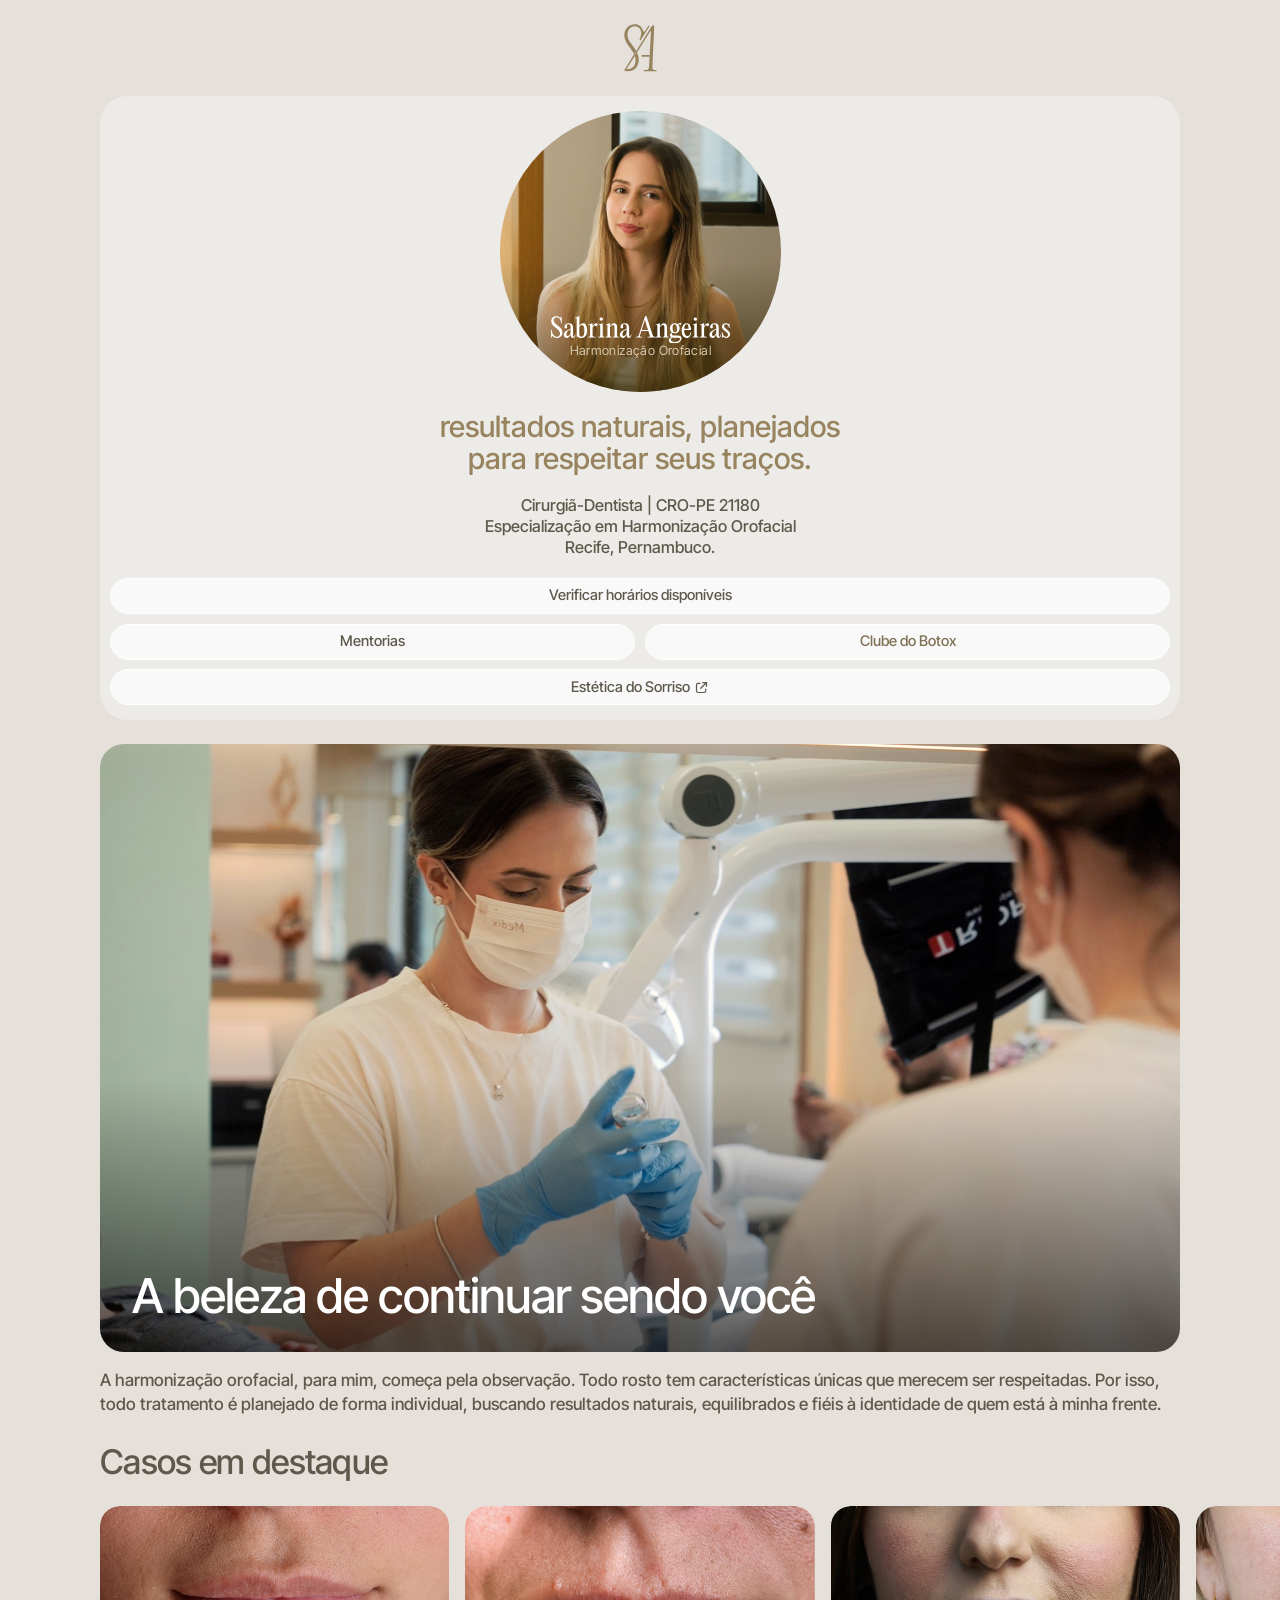
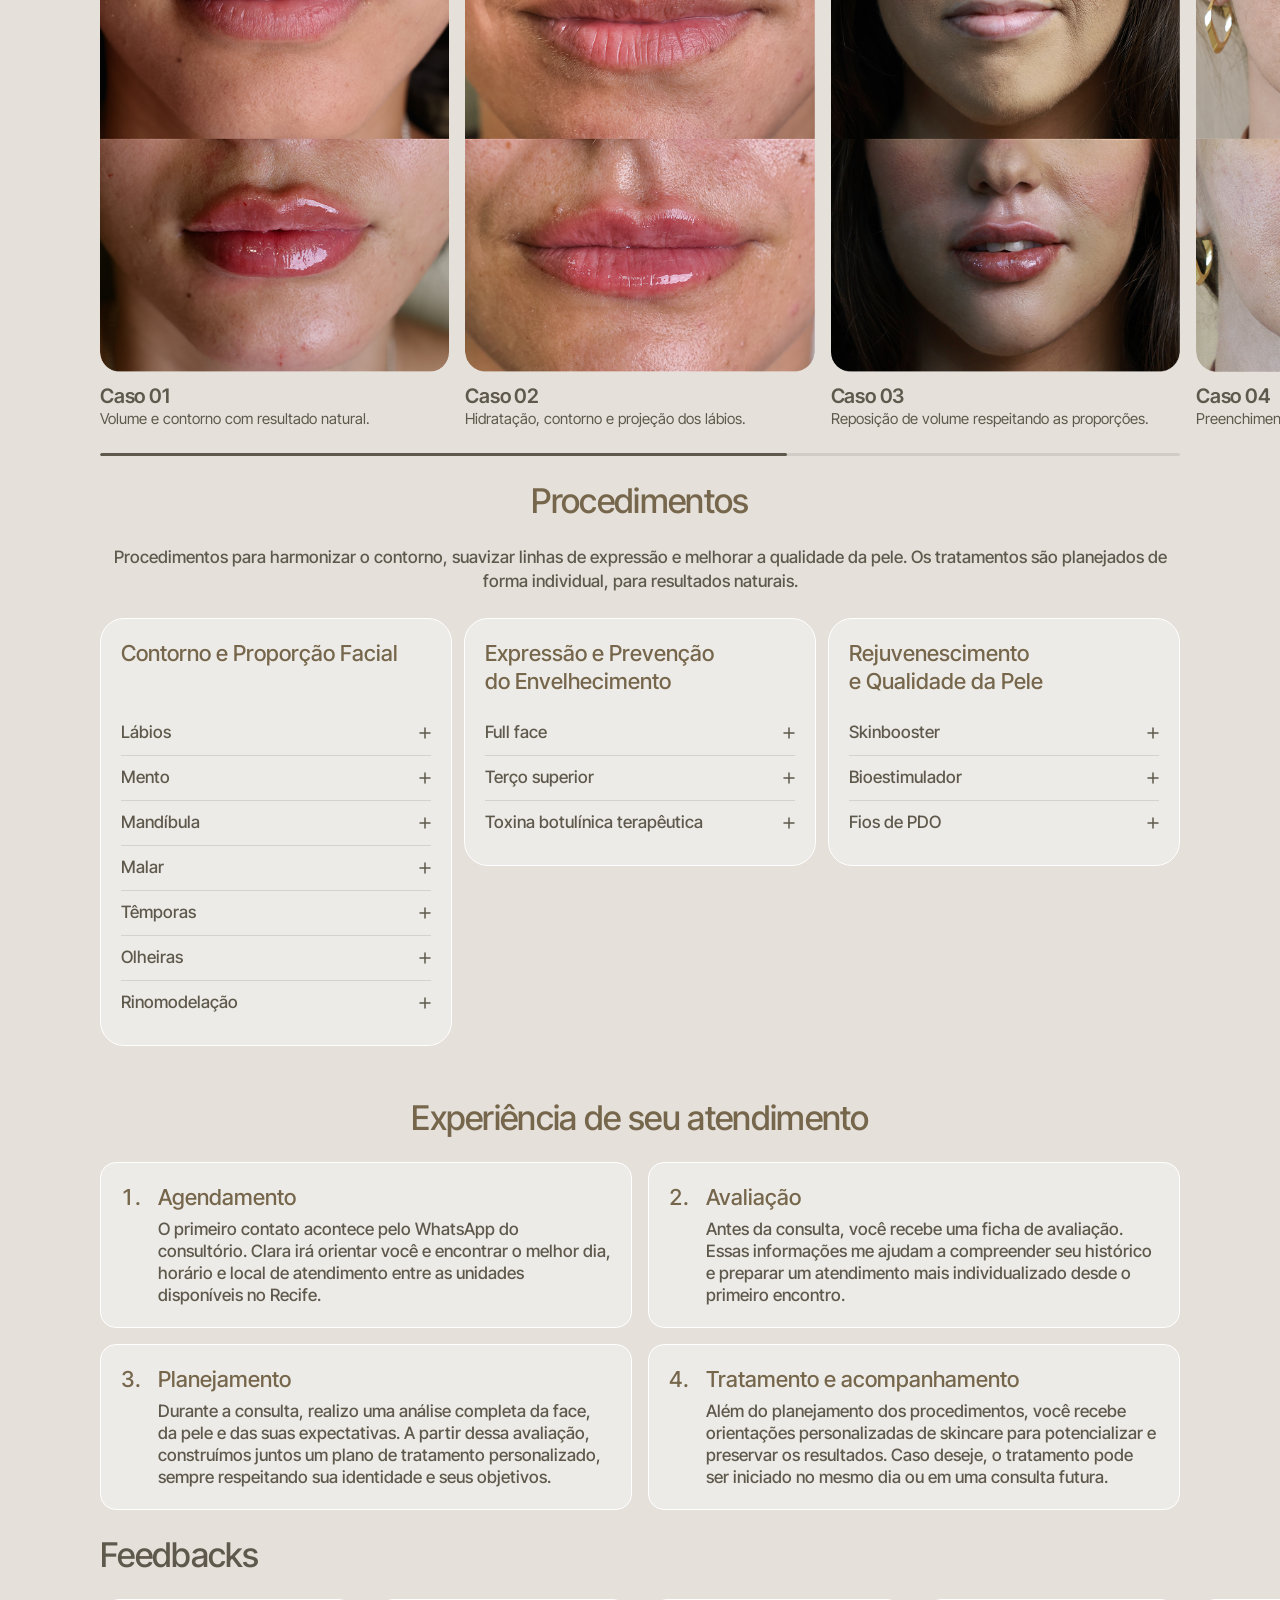
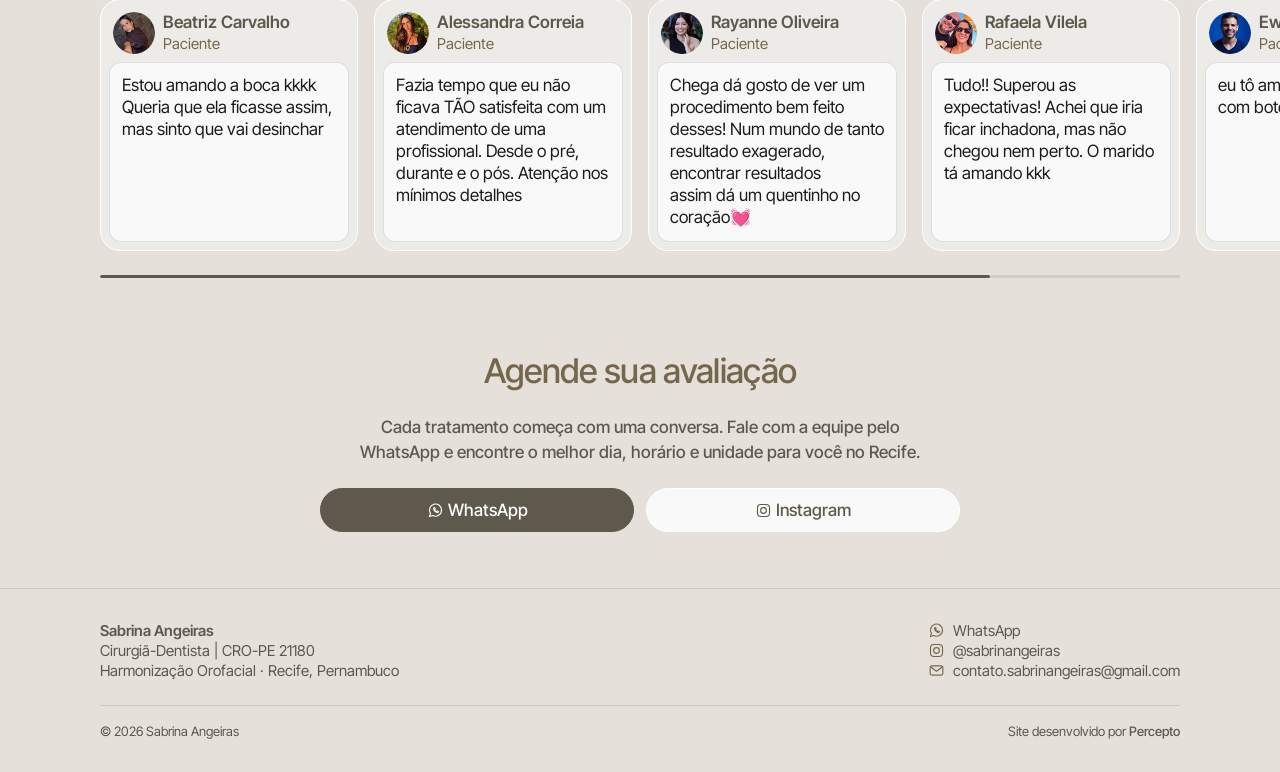
<file: index.html>
<!DOCTYPE html>
<html lang="pt-BR">
<head>
  <meta charset="UTF-8">
  <meta name="viewport" content="width=device-width, initial-scale=1">
  <title>Sabrina Angeiras – Harmonização Orofacial</title>
  <link rel="preload" href="fonts/InterTight-VariableFont_wght.woff2" as="font" type="font/woff2" crossorigin>
  <link rel="stylesheet" href="css/style.css">
</head>
<body>
  <!-- Símbolo da marca: definido uma vez, reutilizado com <use>. Ícones ficam em icones/ -->
  <svg class="sprite" aria-hidden="true" focusable="false">
    <symbol id="simbolo" viewBox="0 0 34 49" fill="currentColor">
      <path d="M29.2819 42.9349L31.189 1.44683L29.0094 1.44683L12.6061 27.6087L10.4374 31.0676L2.41859 43.8569L4.119 43.8357L11.1117 32.6926L13.3857 29.0665L27.0701 7.24547L27.8106 7.26669L26.4484 31.6986L26.3939 33.4849L25.849 42.9349C25.6856 46.4499 25.0317 47.2566 20.4546 47.2566L20.0732 48.4667H25.6321H29.2819H33.2596L33.75 47.2566C29.7178 47.2566 29.1184 46.5651 29.2819 42.9349Z" fill-rule="evenodd" clip-rule="evenodd"/>
      <path d="M26.3939 33.4849L26.4484 31.6986H18.275L18.275 33.4849H26.3939Z"/>
      <path d="M2.41859 43.8569L1.19254 45.801C1.65101 45.9692 2.13503 46.0955 2.64366 46.1758L4.119 43.8357L2.41859 43.8569Z"/>
      <path d="M4.47737 21.9019L6.53403 24.8459C8.07741 26.9652 9.45914 28.991 10.4374 31.0676L12.6061 27.6087C11.6226 25.8934 10.5227 24.3659 9.59881 23.0829L9.59786 23.0816L9.5968 23.0801L9.59501 23.0776L9.59215 23.0736C9.47777 22.9148 9.36611 22.7597 9.25771 22.6084L7.36781 19.9589L7.31961 19.8923C5.49958 17.3805 3.58801 14.7424 3.58801 10.7736C3.58801 6.23983 6.32212 1.9491 11.6479 2.05935L11.65 2.05895C12.1323 2.05508 12.5515 2.14145 12.9467 2.25684C17.7573 3.93412 19.352 8.81734 15.9542 15.9925L16.9169 16.8367L26.6537 1.44785L25.1643 1.44785C24.0929 3.16863 21.5569 7.23233 21.3181 7.52956C20.7207 8.17277 20.1211 7.69757 19.8169 6.96612C18.4561 3.36504 16.9059 1.32415 13.626 0.292425C12.7491 0.0560602 12.2556 0.014367 11.5259 0C4.02193 0 0.308476 5.65103 0.308476 11.4801C0.308476 15.8373 2.30955 18.899 4.47737 21.9019Z"/>
      <path d="M11.9258 37.2107C11.9258 41.5089 9.64681 46.2782 3.9771 46.2782C3.51563 46.2782 3.07096 46.2432 2.64366 46.1758L1.38133 48.178C2.20282 48.3965 3.08403 48.5156 4.03269 48.5156C11.5923 48.5156 15.2609 42.3332 15.2609 36.2686C15.2609 33.6841 14.4659 31.2505 13.3857 29.0665L11.1117 32.6926C11.6284 34.1417 11.9258 35.6322 11.9258 37.2107Z"/>
      <path d="M0 47.6966C0.441051 47.8885 0.900978 48.0502 1.38133 48.178L2.64366 46.1758C2.13503 46.0955 1.65101 45.9692 1.19254 45.801L0 47.6966Z"/>
    </symbol>
  </svg>
  <a class="skip-link" href="#conteudo">Pular para o conteúdo</a>

  <header class="site-header">
    <div class="container site-header__inner">
      <a class="site-logo" href="index.html">
        <svg class="site-logo__symbol" width="18" height="26" aria-hidden="true" focusable="false"><use href="#simbolo"/></svg>
        <span class="site-logo__text">
          <span class="site-logo__name">Sabrina Angeiras</span>
          <span class="site-logo__tagline">Harmonização Orofacial</span>
        </span>
      </a>

      <nav class="site-nav" aria-label="Principal">
        <button class="site-nav__toggle" type="button" aria-expanded="false" aria-controls="menu-principal" aria-label="Abrir menu">
          <span class="site-nav__toggle-bar" aria-hidden="true"></span>
        </button>
        <ul class="site-nav__list" id="menu-principal">
          <li><a class="site-nav__link" href="index.html" aria-current="page">Início</a></li>
          <li><a class="site-nav__link" href="mentoria.html">Mentoria</a></li>
          <li><a class="site-nav__link" href="clube-do-botox.html">Clube do Botox</a></li>
        </ul>
      </nav>
    </div>
  </header>

  <main id="conteudo">
    <!-- Seção inicial (hero) -->
    <section class="hero container" aria-labelledby="hero-titulo">
      <svg class="hero__logo" width="33" height="48" role="img" aria-label="Sabrina Angeiras" focusable="false"><use href="#simbolo"/></svg>

      <div class="hero__frame">
        <div class="hero__card">

          <!-- Linha 1: foto + título -->
          <div class="hero__intro">
            <figure class="hero__photo">
              <img src="img/caixa%20inicial/foto%20de%20perfil%20sabrina%20angeiras.jpg" alt="Retrato de Sabrina Angeiras" width="344" height="344">
              <figcaption class="hero__name">
                <svg class="hero__name-title" width="220" height="34" viewBox="0 0 220 34" fill="currentColor" role="img" aria-label="Sabrina Angeiras">
                  <path d="M7.136 26.88C5.184 26.88 3.392 25.984 2.112 24.736C1.6 24.224 1.216 24.256 1.088 24.992L0.8 26.464H0L0.064 16.896H0.896C1.12 21.536 3.552 25.536 7.072 25.536C9.824 25.536 11.008 23.392 11.008 21.408C11.008 18.464 8.736 16.576 6.112 14.592C2.912 12.16 0.224 10.144 0.224 6.368C0.224 2.56 2.976 0.256001 6.592 0.256001C8.448 0.256001 9.728 0.832001 10.848 1.888C11.392 2.368 11.84 2.24 11.936 1.536L12.096 0.576H12.864L13.248 8.992H12.448C12.128 5.056 10.208 1.568 6.816 1.568C4.448 1.568 3.168 3.296 3.168 5.28C3.168 7.776 5.024 9.312 8 11.552C11.328 14.016 13.952 16.224 13.952 20.16C13.952 24.192 11.072 26.88 7.136 26.88Z"/>
                  <path d="M29.0835 22.752H29.8195C29.7235 25.184 28.9555 26.88 26.8435 26.88C25.0195 26.88 23.9315 25.664 23.9315 22.688V22.112C23.1955 25.12 21.4995 26.88 19.1955 26.88C16.9235 26.88 15.6435 25.184 15.6435 23.104C15.6435 19.072 20.2835 17.28 23.9315 15.648V13.792C23.9315 11.04 23.0355 10.08 21.4675 10.08C20.2195 10.08 19.3235 10.72 19.3235 11.776C19.3235 12.512 19.7715 12.928 19.7715 13.664C19.7715 14.528 19.2275 15.136 18.2035 15.136C17.0515 15.136 16.4435 14.336 16.4435 13.152C16.4435 10.784 18.7475 8.8 21.9795 8.8C25.0835 8.8 27.0035 10.56 27.0035 14.016V23.456C27.0035 25.024 27.3235 25.408 27.8355 25.408C28.5075 25.408 29.0195 24.768 29.0835 22.752ZM20.4435 24.448C21.7235 24.448 23.0995 23.264 23.9315 20.48V16.704C21.3395 18.048 18.7155 19.584 18.7155 22.24C18.7155 23.584 19.3235 24.448 20.4435 24.448Z"/>
                  <path d="M31.5872 24.704V4.672C31.5872 2.592 31.6513 2.176 29.7952 3.104L29.4433 2.432L31.9072 1.216L34.2752 0L34.7233 0.448V11.84H34.8512C36.0352 10.048 37.5392 8.832 39.5233 8.832C42.3713 8.832 44.2593 11.84 44.2593 17.12C44.2593 23.104 41.8592 26.848 37.4432 26.848C35.6192 26.848 33.3153 26.208 31.5872 24.704ZM34.7233 13.408V23.712C35.2353 24.512 36.1952 25.376 37.4432 25.376C39.6833 25.376 40.8993 22.528 40.8993 17.664C40.8993 13.152 39.7153 11.04 37.8913 11.04C36.6113 11.04 35.5233 12.096 34.7233 13.408Z"/>
                  <path d="M55.274 8.832C56.394 8.832 57.002 9.472 57.002 10.528C57.002 11.776 56.266 12.576 55.434 12.576C54.858 12.576 54.602 12.352 54.186 11.904C53.77 11.488 53.61 11.36 53.226 11.36C52.49 11.36 51.626 12.416 50.954 14.368V22.88C50.954 25.056 51.434 25.568 54.346 25.568V26.368H45.706V25.6C47.562 25.6 47.882 25.12 47.882 23.072V13.216C47.882 11.072 47.882 10.624 45.962 11.424L45.642 10.688L48.202 9.664L50.378 8.768L50.954 9.248V12.32H51.05C51.946 10.624 53.514 8.832 55.274 8.832Z"/>
                  <path d="M61.601 5.696C60.385 5.696 59.521 4.864 59.521 3.744C59.521 2.592 60.385 1.76 61.601 1.76C62.785 1.76 63.649 2.592 63.649 3.744C63.649 4.864 62.785 5.696 61.601 5.696ZM63.393 9.248V23.072C63.393 25.12 63.713 25.6 65.665 25.6V26.368H58.049V25.6C60.001 25.6 60.321 25.12 60.321 23.072V13.216C60.321 11.072 60.289 10.624 58.433 11.392L58.145 10.656L62.849 8.768L63.393 9.248Z"/>
                  <path d="M67.0498 26.368V25.6C68.9058 25.6 69.2258 25.12 69.2258 23.072V13.216C69.2258 11.072 69.2257 10.624 67.3057 11.424L66.9857 10.688L69.5458 9.664L71.7217 8.768L72.3298 9.248V12.192H72.4258C73.8658 10.208 75.3057 8.832 77.4818 8.832C79.7538 8.832 81.0017 10.464 81.0017 13.472V23.072C81.0017 25.12 81.2898 25.6 83.1138 25.6V26.368H75.9457V25.6C77.6417 25.6 77.8978 25.12 77.8978 23.072V13.664C77.8978 11.904 77.2258 11.072 76.0098 11.072C74.6978 11.072 73.5458 11.968 72.3298 13.536V23.072C72.3298 25.12 72.5858 25.6 74.2818 25.6V26.368H67.0498Z"/>
                  <path d="M97.8648 22.752H98.6008C98.5048 25.184 97.7367 26.88 95.6247 26.88C93.8008 26.88 92.7128 25.664 92.7128 22.688V22.112C91.9768 25.12 90.2808 26.88 87.9768 26.88C85.7048 26.88 84.4248 25.184 84.4248 23.104C84.4248 19.072 89.0648 17.28 92.7128 15.648V13.792C92.7128 11.04 91.8167 10.08 90.2487 10.08C89.0007 10.08 88.1048 10.72 88.1048 11.776C88.1048 12.512 88.5527 12.928 88.5527 13.664C88.5527 14.528 88.0088 15.136 86.9847 15.136C85.8327 15.136 85.2247 14.336 85.2247 13.152C85.2247 10.784 87.5287 8.8 90.7607 8.8C93.8647 8.8 95.7848 10.56 95.7848 14.016V23.456C95.7848 25.024 96.1048 25.408 96.6168 25.408C97.2887 25.408 97.8008 24.768 97.8648 22.752ZM89.2247 24.448C90.5047 24.448 91.8808 23.264 92.7128 20.48V16.704C90.1208 18.048 87.4967 19.584 87.4967 22.24C87.4967 23.584 88.1047 24.448 89.2247 24.448Z"/>
                  <path d="M117.058 0.384001L124.61 23.232C125.282 25.184 125.986 25.6 128.066 25.6V26.368H118.338V25.6C121.442 25.6 121.474 25.088 120.898 23.2L119.362 18.272H110.786L109.218 23.232C108.61 25.088 108.642 25.6 111.682 25.6V26.368H104.45V25.6C106.466 25.6 107.17 25.184 107.81 23.232L115.298 0.384001H117.058ZM115.042 4.992L111.202 17.024H118.946L115.17 4.992H115.042Z"/>
                  <path d="M128.237 26.368V25.6C130.093 25.6 130.413 25.12 130.413 23.072V13.216C130.413 11.072 130.413 10.624 128.493 11.424L128.173 10.688L130.733 9.664L132.909 8.768L133.517 9.248V12.192H133.613C135.053 10.208 136.493 8.832 138.669 8.832C140.941 8.832 142.189 10.464 142.189 13.472V23.072C142.189 25.12 142.477 25.6 144.301 25.6V26.368H137.133V25.6C138.829 25.6 139.085 25.12 139.085 23.072V13.664C139.085 11.904 138.413 11.072 137.197 11.072C135.885 11.072 134.733 11.968 133.517 13.536V23.072C133.517 25.12 133.773 25.6 135.469 25.6V26.368H128.237Z"/>
                  <path d="M151.511 23.808H155.223C158.551 23.808 160.055 24.768 160.055 27.2C160.055 30.752 156.215 33.92 150.839 33.92C147.415 33.92 144.439 32.672 144.439 30.048C144.439 28.224 145.783 27.008 147.799 26.112C146.487 25.6 145.911 24.704 145.911 23.616C145.911 22.144 146.935 21.088 148.375 20.192C146.807 19.136 145.911 17.312 145.911 15.104C145.911 11.52 148.215 8.864 151.895 8.864C153.111 8.864 154.167 9.152 155.063 9.696C156.343 8.96 157.719 8.64 158.711 8.64C159.639 8.64 159.895 9.088 159.895 9.6C159.895 10.208 159.511 10.688 158.743 10.688C157.527 10.688 156.663 10.048 155.735 10.176C157.015 11.264 157.751 12.928 157.751 15.008C157.751 18.656 155.447 21.184 151.863 21.184C150.871 21.184 149.975 20.992 149.207 20.64C148.567 21.152 148.151 21.664 148.151 22.304C148.151 23.136 148.407 23.808 151.511 23.808ZM151.479 10.08C149.719 10.08 149.047 11.968 149.047 13.984C149.047 16.672 149.911 19.936 152.247 19.936C153.911 19.936 154.647 18.336 154.647 16.192C154.647 13.408 153.687 10.08 151.479 10.08ZM151.607 32C155.671 32 158.263 29.984 158.263 28.192C158.263 26.944 157.399 26.656 155.127 26.656H151.159C150.263 26.656 149.495 26.592 148.855 26.432C147.767 27.296 146.999 28.256 146.999 29.28C146.999 30.624 148.247 32 151.607 32Z"/>
                  <path d="M171.216 19.52H171.984C171.312 24.672 169.136 26.88 166.128 26.88C162.512 26.88 160.24 23.456 160.24 18.176C160.24 13.12 162.48 8.832 166.288 8.832C170.032 8.832 171.792 12.352 171.792 17.024H163.344V17.088C163.344 21.44 164.688 24.512 167.344 24.512C168.784 24.512 170.448 23.392 171.216 19.52ZM166.288 10.176C164.368 10.176 163.568 12.512 163.376 15.712H168.72C168.72 12.64 168.176 10.176 166.288 10.176Z"/>
                  <path d="M177.007 5.696C175.791 5.696 174.927 4.864 174.927 3.744C174.927 2.592 175.791 1.76 177.007 1.76C178.191 1.76 179.055 2.592 179.055 3.744C179.055 4.864 178.191 5.696 177.007 5.696ZM178.799 9.248V23.072C178.799 25.12 179.119 25.6 181.071 25.6V26.368H173.455V25.6C175.407 25.6 175.727 25.12 175.727 23.072V13.216C175.727 11.072 175.695 10.624 173.839 11.392L173.551 10.656L178.255 8.768L178.799 9.248Z"/>
                  <path d="M192.024 8.832C193.144 8.832 193.752 9.472 193.752 10.528C193.752 11.776 193.016 12.576 192.184 12.576C191.608 12.576 191.352 12.352 190.936 11.904C190.52 11.488 190.36 11.36 189.976 11.36C189.24 11.36 188.376 12.416 187.704 14.368V22.88C187.704 25.056 188.184 25.568 191.096 25.568V26.368H182.456V25.6C184.312 25.6 184.632 25.12 184.632 23.072V13.216C184.632 11.072 184.632 10.624 182.712 11.424L182.392 10.688L184.952 9.664L187.128 8.768L187.704 9.248V12.32H187.8C188.696 10.624 190.264 8.832 192.024 8.832Z"/>
                  <path d="M207.802 22.752H208.538C208.442 25.184 207.674 26.88 205.562 26.88C203.738 26.88 202.65 25.664 202.65 22.688V22.112C201.914 25.12 200.218 26.88 197.914 26.88C195.642 26.88 194.362 25.184 194.362 23.104C194.362 19.072 199.002 17.28 202.65 15.648V13.792C202.65 11.04 201.754 10.08 200.186 10.08C198.938 10.08 198.042 10.72 198.042 11.776C198.042 12.512 198.49 12.928 198.49 13.664C198.49 14.528 197.946 15.136 196.922 15.136C195.77 15.136 195.162 14.336 195.162 13.152C195.162 10.784 197.466 8.8 200.698 8.8C203.802 8.8 205.722 10.56 205.722 14.016V23.456C205.722 25.024 206.042 25.408 206.554 25.408C207.226 25.408 207.738 24.768 207.802 22.752ZM199.162 24.448C200.442 24.448 201.818 23.264 202.65 20.48V16.704C200.058 18.048 197.434 19.584 197.434 22.24C197.434 23.584 198.042 24.448 199.162 24.448Z"/>
                  <path d="M214.963 26.88C213.331 26.88 212.147 26.208 211.475 25.728C211.059 25.408 210.803 25.504 210.611 25.888L210.355 26.528H209.651L209.427 19.616H210.131C210.611 23.424 212.435 25.536 214.643 25.536C216.147 25.536 216.947 24.512 216.947 22.88C216.947 21.44 216.275 20.832 213.299 18.432C210.579 16.288 209.651 15.04 209.651 13.216C209.651 10.56 211.571 8.832 214.099 8.832C215.539 8.832 216.531 9.44 217.107 9.92C217.523 10.304 217.843 10.144 217.939 9.76L218.131 9.056H218.867L218.995 14.656H218.291C217.907 12.16 216.499 10.176 214.355 10.176C213.075 10.176 212.243 11.04 212.243 12.32C212.243 13.664 213.075 14.368 215.315 16.128C218.195 18.4 219.571 19.776 219.571 22.208C219.571 25.376 217.427 26.88 214.963 26.88Z"/>
                </svg>
                <span class="hero__name-subtitle">Harmonização Orofacial</span>
              </figcaption>
            </figure>

            <h1 class="hero__title" id="hero-titulo">
              resultados naturais, planejados para respeitar seus traços.
            </h1>
          </div>

          <!-- Linha 2: credenciais + botões -->
          <div class="hero__details">
            <p class="hero__credentials">
              Cirurgiã-Dentista | CRO-PE 21180<br>
              Especialização em Harmonização Orofacial<br>
              Recife, Pernambuco.
            </p>

            <div class="hero__actions">
              <a class="button" href="https://wa.me/5581994091079?text=Ol%C3%A1%2C%20Sabrina%21%20Gostaria%20de%20verificar%20os%20hor%C3%A1rios%20dispon%C3%ADveis." target="_blank" rel="noopener">
                Verificar horários disponíveis
                <span class="visually-hidden">(abre o WhatsApp em nova aba)</span>
              </a>

              <div class="hero__actions-row">
                <a class="button" href="mentoria.html">Mentorias</a>
                <a class="button button--muted" href="clube-do-botox.html">Clube do Botox</a>
              </div>

              <a class="button" href="https://www.viniciusbandeira.com.br" target="_blank" rel="noopener">
                Estética do Sorriso
                <span class="icon icon--link-externo button__icon" aria-hidden="true"></span>
                <span class="visually-hidden">(abre em nova aba)</span>
              </a>
            </div>
          </div>

        </div>
      </div>
    </section>

    <!-- Seção 2: vídeo (reprodução automática, mudo, sem controles visíveis) -->
    <section class="feature container" aria-labelledby="feature-titulo">
      <div class="feature__media">
        <video class="feature__video" autoplay muted loop playsinline preload="metadata"
               poster="img/video/bioestimulador-poster.jpg" aria-hidden="true">
          <!-- Arquivos originais, sem recompressão, hospedados no Cloudflare R2. -->
          <!-- 1º HEVC (H.265 Main 10): Safari, Chrome/Edge com decodificação por hardware -->
          <source src="https://pub-adeb6a40348a4bc6bd3f2b56c2596ab7.r2.dev/bioestimulador%20%E2%80%93%20ewerton%20(site).mp4" type='video/mp4; codecs="hvc1.2.4.L123.B0"'>
          <!-- 2º H.264: alternativa para navegadores sem HEVC (Firefox, parte do Android/Windows) -->
          <source src="https://pub-adeb6a40348a4bc6bd3f2b56c2596ab7.r2.dev/bioestimulador%20%E2%80%93%20ewerton%20(site)-h264.mp4" type='video/mp4; codecs="avc1.640028"'>
        </video>

        <!-- Toque/clique pausa ou retoma; visível só no foco por teclado -->
        <button class="feature__toggle" type="button" aria-label="Pausar vídeo"></button>

        <div class="feature__overlay">
          <h2 class="feature__title" id="feature-titulo">A beleza de continuar sendo você</h2>
        </div>
      </div>

      <p class="feature__text">
        A harmonização orofacial, para mim, começa pela observação. Todo rosto tem características únicas que merecem ser respeitadas. Por isso, todo tratamento é planejado de forma individual, buscando resultados naturais, equilibrados e fiéis à identidade de quem está à minha frente.
      </p>
    </section>

    <!-- Seção 3: casos em destaque (carrossel) -->
    <section class="carousel-section" aria-labelledby="cases-titulo">
      <div class="container">
        <h2 class="section-title" id="cases-titulo">Casos em destaque</h2>
      </div>

      <div class="carousel">
        <div class="carousel__viewport" tabindex="0" role="region" aria-roledescription="carrossel" aria-labelledby="cases-titulo">
          <ul class="carousel__track">
            <li class="case">
              <article>
                <div class="case__media"><img src="img/casos/caso-01.png" alt="" width="494" height="658" loading="lazy"></div>
                <h3 class="case__title">Caso 01</h3>
                <p class="case__meta">Volume e contorno com resultado natural.</p>
              </article>
            </li>
            <li class="case">
              <article>
                <div class="case__media"><img src="img/casos/caso-02.png" alt="" width="494" height="658" loading="lazy"></div>
                <h3 class="case__title">Caso 02</h3>
                <p class="case__meta">Hidratação, contorno e projeção dos lábios.</p>
              </article>
            </li>
            <li class="case">
              <article>
                <div class="case__media"><img src="img/casos/caso-03.png" alt="" width="494" height="658" loading="lazy"></div>
                <h3 class="case__title">Caso 03</h3>
                <p class="case__meta">Reposição de volume respeitando as proporções.</p>
              </article>
            </li>
            <li class="case">
              <article>
                <div class="case__media"><img src="img/casos/caso-04.png" alt="" width="494" height="658" loading="lazy"></div>
                <h3 class="case__title">Caso 04</h3>
                <p class="case__meta">Preenchimento labial com definição do contorno.</p>
              </article>
            </li>
            <li class="case">
              <article>
                <div class="case__media"><img src="img/casos/caso-05.png" alt="" width="494" height="658" loading="lazy"></div>
                <h3 class="case__title">Caso 05</h3>
                <p class="case__meta">Lábios mais simétricos e equilibrados.</p>
              </article>
            </li>
            <!-- Caso 06: escondido até a foto ser adicionada. Para mostrar, tirar o atributo hidden e o comentário da imagem. -->
            <li class="case" hidden>
              <article>
                <div class="case__media"><!-- <img src="img/casos/caso-06.png" alt="" width="494" height="658" loading="lazy"> --></div>
                <h3 class="case__title">Caso 06</h3>
                <p class="case__meta">Realce sutil do arco do cupido.</p>
              </article>
            </li>
          </ul>
        </div>

        <div class="container">
          <div class="carousel__progress" aria-hidden="true">
            <span class="carousel__progress-thumb"></span>
          </div>
        </div>
      </div>
    </section>

    <!-- Seção 4: procedimentos -->
    <section class="procedures" aria-labelledby="procedures-titulo">
      <header class="container procedures__head">
        <h2 class="section-title procedures__title" id="procedures-titulo">Procedimentos</h2>
        <p class="procedures__intro">
          Procedimentos para harmonizar o contorno, suavizar linhas de expressão e melhorar a qualidade da pele. Os tratamentos são planejados de forma individual, para resultados naturais.
        </p>
      </header>

      <div class="carousel carousel--grid">
        <div class="carousel__viewport" tabindex="0" role="region" aria-roledescription="carrossel" aria-labelledby="procedures-titulo">
          <ul class="carousel__track">
            <li>
            <article class="procedures__card">
              <h3 class="procedures__card-title">Contorno e Proporção Facial</h3>
              <ul class="procedures__list">
                  <li>
                    <details class="procedure">
                      <summary class="procedure__summary">
                        <span>Lábios</span>
                        <svg class="procedure__icon" viewBox="0 0 12 12" width="12" height="12" aria-hidden="true" focusable="false"><path d="M6 1v10M1 6h10" stroke="currentColor" stroke-width="1.5" stroke-linecap="round"/></svg>
                      </summary>
                      <p class="procedure__description">Volume, contorno e hidratação para lábios mais proporcionais e naturais.</p>
                    </details>
                  </li>
                  <li>
                    <details class="procedure">
                      <summary class="procedure__summary">
                        <span>Mento</span>
                        <svg class="procedure__icon" viewBox="0 0 12 12" width="12" height="12" aria-hidden="true" focusable="false"><path d="M6 1v10M1 6h10" stroke="currentColor" stroke-width="1.5" stroke-linecap="round"/></svg>
                      </summary>
                      <p class="procedure__description">Mais projeção e equilíbrio para um perfil facial harmonioso.</p>
                    </details>
                  </li>
                  <li>
                    <details class="procedure">
                      <summary class="procedure__summary">
                        <span>Mandíbula</span>
                        <svg class="procedure__icon" viewBox="0 0 12 12" width="12" height="12" aria-hidden="true" focusable="false"><path d="M6 1v10M1 6h10" stroke="currentColor" stroke-width="1.5" stroke-linecap="round"/></svg>
                      </summary>
                      <p class="procedure__description">Definição do contorno mandibular com proporção e naturalidade.</p>
                    </details>
                  </li>
                  <li>
                    <details class="procedure">
                      <summary class="procedure__summary">
                        <span>Malar</span>
                        <svg class="procedure__icon" viewBox="0 0 12 12" width="12" height="12" aria-hidden="true" focusable="false"><path d="M6 1v10M1 6h10" stroke="currentColor" stroke-width="1.5" stroke-linecap="round"/></svg>
                      </summary>
                      <p class="procedure__description">Realce das maçãs do rosto para sustentação e contornos mais elegantes.</p>
                    </details>
                  </li>
                  <li>
                    <details class="procedure">
                      <summary class="procedure__summary">
                        <span>Têmporas</span>
                        <svg class="procedure__icon" viewBox="0 0 12 12" width="12" height="12" aria-hidden="true" focusable="false"><path d="M6 1v10M1 6h10" stroke="currentColor" stroke-width="1.5" stroke-linecap="round"/></svg>
                      </summary>
                      <p class="procedure__description">Reposição de volume para devolver equilíbrio e suavidade à face.</p>
                    </details>
                  </li>
                  <li>
                    <details class="procedure">
                      <summary class="procedure__summary">
                        <span>Olheiras</span>
                        <svg class="procedure__icon" viewBox="0 0 12 12" width="12" height="12" aria-hidden="true" focusable="false"><path d="M6 1v10M1 6h10" stroke="currentColor" stroke-width="1.5" stroke-linecap="round"/></svg>
                      </summary>
                      <p class="procedure__description">Correção da perda de volume para um olhar mais descansado e iluminado.</p>
                    </details>
                  </li>
                  <li>
                    <details class="procedure">
                      <summary class="procedure__summary">
                        <span>Rinomodelação</span>
                        <svg class="procedure__icon" viewBox="0 0 12 12" width="12" height="12" aria-hidden="true" focusable="false"><path d="M6 1v10M1 6h10" stroke="currentColor" stroke-width="1.5" stroke-linecap="round"/></svg>
                      </summary>
                      <p class="procedure__description">Pequenos ajustes de contorno para um perfil mais equilibrado, sem cirurgia.</p>
                    </details>
                  </li>
            </ul>
          </article>
          </li>
          <li>
          <article class="procedures__card">
            <h3 class="procedures__card-title">Expressão e Prevenção do Envelhecimento</h3>
            <ul class="procedures__list">
                <li>
                  <details class="procedure">
                    <summary class="procedure__summary">
                      <span>Full face</span>
                      <svg class="procedure__icon" viewBox="0 0 12 12" width="12" height="12" aria-hidden="true" focusable="false"><path d="M6 1v10M1 6h10" stroke="currentColor" stroke-width="1.5" stroke-linecap="round"/></svg>
                    </summary>
                    <p class="procedure__description">Planejamento global para equilíbrio facial, preservando a naturalidade da expressão.</p>
                  </details>
                </li>
                <li>
                  <details class="procedure">
                    <summary class="procedure__summary">
                      <span>Terço superior</span>
                      <svg class="procedure__icon" viewBox="0 0 12 12" width="12" height="12" aria-hidden="true" focusable="false"><path d="M6 1v10M1 6h10" stroke="currentColor" stroke-width="1.5" stroke-linecap="round"/></svg>
                    </summary>
                    <p class="procedure__description">Suaviza linhas de expressão da testa, glabela e região dos olhos.</p>
                  </details>
                </li>
                <li>
                  <details class="procedure">
                    <summary class="procedure__summary">
                      <span>Toxina botulínica terapêutica</span>
                      <svg class="procedure__icon" viewBox="0 0 12 12" width="12" height="12" aria-hidden="true" focusable="false"><path d="M6 1v10M1 6h10" stroke="currentColor" stroke-width="1.5" stroke-linecap="round"/></svg>
                    </summary>
                    <p class="procedure__description">Tratamento indicado para condições como bruxismo e sorriso gengival, proporcionando conforto, função e bem-estar.</p>
                  </details>
                </li>
            </ul>
          </article>
          </li>
          <li>
          <article class="procedures__card">
            <h3 class="procedures__card-title">Rejuvenescimento e Qualidade da Pele</h3>
            <ul class="procedures__list">
                <li>
                  <details class="procedure">
                    <summary class="procedure__summary">
                      <span>Skinbooster</span>
                      <svg class="procedure__icon" viewBox="0 0 12 12" width="12" height="12" aria-hidden="true" focusable="false"><path d="M6 1v10M1 6h10" stroke="currentColor" stroke-width="1.5" stroke-linecap="round"/></svg>
                    </summary>
                    <p class="procedure__description">Promove hidratação profunda da pele, melhorando textura, viço e elasticidade sem alterar os traços naturais da face.</p>
                  </details>
                </li>
                <li>
                  <details class="procedure">
                    <summary class="procedure__summary">
                      <span>Bioestimulador</span>
                      <svg class="procedure__icon" viewBox="0 0 12 12" width="12" height="12" aria-hidden="true" focusable="false"><path d="M6 1v10M1 6h10" stroke="currentColor" stroke-width="1.5" stroke-linecap="round"/></svg>
                    </summary>
                    <p class="procedure__description">Estimula a produção natural de colágeno, promovendo firmeza, sustentação e melhora gradual da qualidade da pele.</p>
                  </details>
                </li>
                <li>
                  <details class="procedure">
                    <summary class="procedure__summary">
                      <span>Fios de PDO</span>
                      <svg class="procedure__icon" viewBox="0 0 12 12" width="12" height="12" aria-hidden="true" focusable="false"><path d="M6 1v10M1 6h10" stroke="currentColor" stroke-width="1.5" stroke-linecap="round"/></svg>
                    </summary>
                    <p class="procedure__description">Estimula o colágeno e contribui para a qualidade da pele de forma progressiva, com resultados discretos e naturais.</p>
                  </details>
                </li>
            </ul>
          </article>
          </li>
          </ul>
        </div>

        <div class="container">
          <div class="carousel__progress" aria-hidden="true">
            <span class="carousel__progress-thumb"></span>
          </div>
        </div>
      </div>
    </section>

    <!-- Seção 5: experiência de atendimento -->
    <section class="journey container" aria-labelledby="journey-titulo">
      <h2 class="section-title journey__title" id="journey-titulo">Experiência de seu atendimento</h2>
      <!-- role="list": mantém a semântica de lista no Safari/VoiceOver com list-style: none -->
      <ol class="journey__steps" role="list">
        <li class="journey__step">
          <h3 class="journey__step-title">Agendamento</h3>
          <p class="journey__step-text">O primeiro contato acontece pelo WhatsApp do consultório. Clara irá orientar você e encontrar o melhor dia, horário e local de atendimento entre as unidades disponíveis no Recife.</p>
        </li>
        <li class="journey__step">
          <h3 class="journey__step-title">Avaliação</h3>
          <p class="journey__step-text">Antes da consulta, você recebe uma ficha de avaliação. Essas informações me ajudam a compreender seu histórico e preparar um atendimento mais individualizado desde o primeiro encontro.</p>
        </li>
        <li class="journey__step">
          <h3 class="journey__step-title">Planejamento</h3>
          <p class="journey__step-text">Durante a consulta, realizo uma análise completa da face, da pele e das suas expectativas. A partir dessa avaliação, construímos juntos um plano de tratamento personalizado, sempre respeitando sua identidade e seus objetivos.</p>
        </li>
        <li class="journey__step">
          <h3 class="journey__step-title">Tratamento e acompanhamento</h3>
          <p class="journey__step-text">Além do planejamento dos procedimentos, você recebe orientações personalizadas de skincare para potencializar e preservar os resultados. Caso deseje, o tratamento pode ser iniciado no mesmo dia ou em uma consulta futura.</p>
        </li>
      </ol>
    </section>

    <!-- Seção 6: feedbacks (carrossel) -->
    <section class="carousel-section" aria-labelledby="feedbacks-titulo">
      <div class="container">
        <h2 class="section-title" id="feedbacks-titulo">Feedbacks</h2>
      </div>

      <div class="carousel carousel--compact">
        <div class="carousel__viewport" tabindex="0" role="region" aria-roledescription="carrossel" aria-labelledby="feedbacks-titulo">
          <ul class="carousel__track">
            <li>
              <figure class="feedback">
                <figcaption class="feedback__author">
                  <img class="feedback__avatar" src="img/feedbacks/beatriz.png" alt="" width="42" height="42" loading="lazy">
                  <span class="feedback__name">Beatriz Carvalho</span>
                  <span class="feedback__role">Paciente</span>
                </figcaption>
                <blockquote class="feedback__message">
                  <p>Estou amando a boca kkkk Queria que ela ficasse assim, mas sinto que vai desinchar</p>
                </blockquote>
              </figure>
            </li>
            <li>
              <figure class="feedback">
                <figcaption class="feedback__author">
                  <img class="feedback__avatar" src="img/feedbacks/alessandra.png" alt="" width="42" height="42" loading="lazy">
                  <span class="feedback__name">Alessandra Correia</span>
                  <span class="feedback__role">Paciente</span>
                </figcaption>
                <blockquote class="feedback__message">
                  <p>Fazia tempo que eu não ficava TÃO satisfeita com
                    um atendimento de uma profissional.
                    Desde o pré, durante e o pós.
                    Atenção nos mínimos detalhes</p>
                </blockquote>
              </figure>
            </li>
            <li>
              <figure class="feedback">
                <figcaption class="feedback__author">
                  <img class="feedback__avatar" src="img/feedbacks/rayanne.png" alt="" width="42" height="42" loading="lazy">
                  <span class="feedback__name">Rayanne Oliveira</span>
                  <span class="feedback__role">Paciente</span>
                </figcaption>
                <blockquote class="feedback__message">
                  <p>Chega dá gosto de ver um procedimento
                    bem feito desses! Num mundo de tanto resultado exagerado,
                    encontrar resultados assim dá um quentinho no coração💓 </p>
                </blockquote>
              </figure>
            </li>
            <li>
              <figure class="feedback">
                <figcaption class="feedback__author">
                  <img class="feedback__avatar" src="img/feedbacks/rafaela.png" alt="" width="42" height="42" loading="lazy">
                  <span class="feedback__name">Rafaela Vilela</span>
                  <span class="feedback__role">Paciente</span>
                </figcaption>
                <blockquote class="feedback__message">
                  <p>Tudo!! Superou as expectativas!
                    Achei que iria ficar inchadona,
                    mas não chegou nem perto.
                    O marido tá amando kkk</p>
                </blockquote>
              </figure>
            </li>
            <li>
              <figure class="feedback">
                <figcaption class="feedback__author">
                  <img class="feedback__avatar" src="img/feedbacks/ewerton.png" alt="" width="42" height="42" loading="lazy">
                  <span class="feedback__name">Ewerton Vasconcelos</span>
                  <span class="feedback__role">Paciente</span>
                </figcaption>
                <blockquote class="feedback__message">
                  <p>eu tô amando!
                      o terço inferior com botox é magnífico....</p>
                </blockquote>
              </figure>
            </li>
          </ul>
        </div>

        <div class="container">
          <div class="carousel__progress" aria-hidden="true">
            <span class="carousel__progress-thumb"></span>
          </div>
        </div>
      </div>
    </section>

    <!-- Seção 7: encerramento -->
    <section class="closing container" aria-labelledby="closing-titulo">
      <div class="closing__frame">
        <div class="closing__card">
          <h2 class="section-title closing__title" id="closing-titulo">Agende sua avaliação</h2>
          <p class="closing__text">
            Cada tratamento começa com uma conversa. Fale com a equipe pelo WhatsApp e encontre o melhor dia, horário e unidade para você no Recife.
          </p>
          <div class="closing__actions">
            <a class="button button--primary" href="https://wa.me/5581994091079?text=Ol%C3%A1%2C%20Sabrina%21%20Gostaria%20de%20saber%20mais%20sobre%20o%20seu%20trabalho." target="_blank" rel="noopener">
              <span class="icon icon--whatsapp button__icon" aria-hidden="true"></span>
              WhatsApp
              <span class="visually-hidden">(abre em nova aba)</span>
            </a>
            <a class="button" href="https://www.instagram.com/sabrinangeiras/" target="_blank" rel="noopener">
              <span class="icon icon--instagram button__icon" aria-hidden="true"></span>
              Instagram
              <span class="visually-hidden">(abre em nova aba)</span>
            </a>
          </div>
        </div>
      </div>
    </section>
  </main>

  <footer class="site-footer">
    <div class="container site-footer__inner">
      <div class="site-footer__brand">
        <p class="site-footer__name">Sabrina Angeiras</p>
        <p>Cirurgiã-Dentista | CRO-PE 21180</p>
        <p>Harmonização Orofacial · Recife, Pernambuco</p>
      </div>

      <ul class="site-footer__contacts" aria-label="Contato">
        <li><a class="site-footer__link" href="https://wa.me/5581994091079?text=Ol%C3%A1%2C%20Sabrina%21%20Gostaria%20de%20saber%20mais%20sobre%20o%20seu%20trabalho." target="_blank" rel="noopener"><span class="icon icon--whatsapp site-footer__icon" aria-hidden="true"></span>WhatsApp<span class="visually-hidden"> (abre em nova aba)</span></a></li>
        <li><a class="site-footer__link" href="https://www.instagram.com/sabrinangeiras/" target="_blank" rel="noopener"><span class="icon icon--instagram site-footer__icon" aria-hidden="true"></span>@sabrinangeiras<span class="visually-hidden"> no Instagram (abre em nova aba)</span></a></li>
        <li><a class="site-footer__link" href="mailto:contato.sabrinangeiras@gmail.com"><span class="icon icon--email site-footer__icon" aria-hidden="true"></span>contato.sabrinangeiras@gmail.com</a></li>
      </ul>

      <div class="site-footer__bottom">
        <p>&copy; 2026 Sabrina Angeiras</p>
        <p>Site desenvolvido por <a class="site-footer__credit" href="https://www.percepto.site" target="_blank" rel="noopener">Percepto<span class="visually-hidden"> (abre em nova aba)</span></a></p>
      </div>
    </div>
  </footer>

  <script src="js/main.js" defer></script>
</body>
</html>
</file>
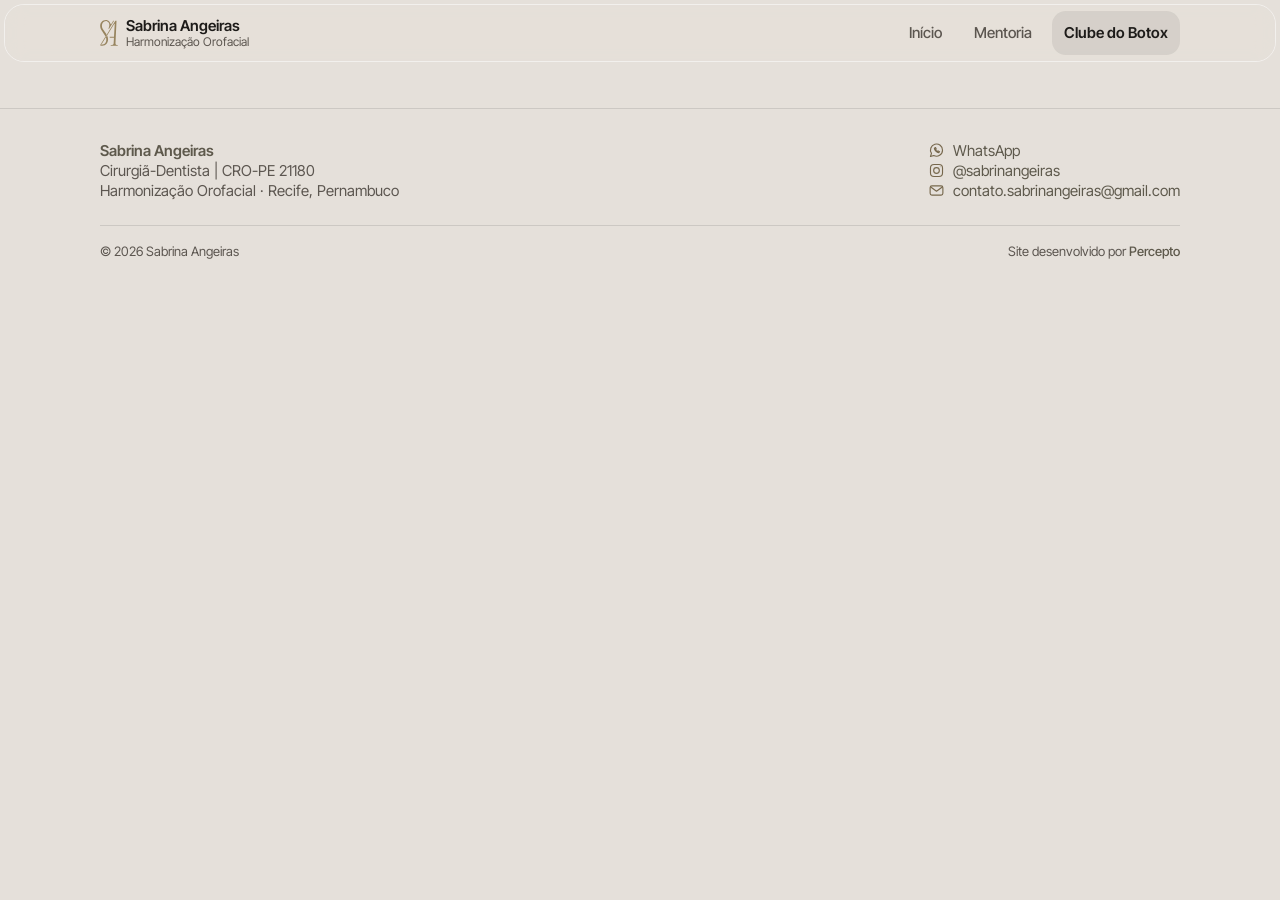
<file: clube-do-botox.html>
<!DOCTYPE html>
<html lang="pt-BR">
<head>
  <meta charset="UTF-8">
  <meta name="viewport" content="width=device-width, initial-scale=1">
  <title>Clube do Botox | Sabrina Angeiras</title>
  <meta name="theme-color" content="#E5E0DA">
  <link rel="preload" href="fonts/InterTight-VariableFont_wght.woff2" as="font" type="font/woff2" crossorigin>
  <link rel="stylesheet" href="css/style.css">
</head>
<body>
  <!-- Símbolo da marca: definido uma vez, reutilizado com <use>. Ícones ficam em icones/ -->
  <svg class="sprite" aria-hidden="true" focusable="false">
    <symbol id="simbolo" viewBox="0 0 34 49" fill="currentColor">
      <path d="M29.2819 42.9349L31.189 1.44683L29.0094 1.44683L12.6061 27.6087L10.4374 31.0676L2.41859 43.8569L4.119 43.8357L11.1117 32.6926L13.3857 29.0665L27.0701 7.24547L27.8106 7.26669L26.4484 31.6986L26.3939 33.4849L25.849 42.9349C25.6856 46.4499 25.0317 47.2566 20.4546 47.2566L20.0732 48.4667H25.6321H29.2819H33.2596L33.75 47.2566C29.7178 47.2566 29.1184 46.5651 29.2819 42.9349Z" fill-rule="evenodd" clip-rule="evenodd"/>
      <path d="M26.3939 33.4849L26.4484 31.6986H18.275L18.275 33.4849H26.3939Z"/>
      <path d="M2.41859 43.8569L1.19254 45.801C1.65101 45.9692 2.13503 46.0955 2.64366 46.1758L4.119 43.8357L2.41859 43.8569Z"/>
      <path d="M4.47737 21.9019L6.53403 24.8459C8.07741 26.9652 9.45914 28.991 10.4374 31.0676L12.6061 27.6087C11.6226 25.8934 10.5227 24.3659 9.59881 23.0829L9.59786 23.0816L9.5968 23.0801L9.59501 23.0776L9.59215 23.0736C9.47777 22.9148 9.36611 22.7597 9.25771 22.6084L7.36781 19.9589L7.31961 19.8923C5.49958 17.3805 3.58801 14.7424 3.58801 10.7736C3.58801 6.23983 6.32212 1.9491 11.6479 2.05935L11.65 2.05895C12.1323 2.05508 12.5515 2.14145 12.9467 2.25684C17.7573 3.93412 19.352 8.81734 15.9542 15.9925L16.9169 16.8367L26.6537 1.44785L25.1643 1.44785C24.0929 3.16863 21.5569 7.23233 21.3181 7.52956C20.7207 8.17277 20.1211 7.69757 19.8169 6.96612C18.4561 3.36504 16.9059 1.32415 13.626 0.292425C12.7491 0.0560602 12.2556 0.014367 11.5259 0C4.02193 0 0.308476 5.65103 0.308476 11.4801C0.308476 15.8373 2.30955 18.899 4.47737 21.9019Z"/>
      <path d="M11.9258 37.2107C11.9258 41.5089 9.64681 46.2782 3.9771 46.2782C3.51563 46.2782 3.07096 46.2432 2.64366 46.1758L1.38133 48.178C2.20282 48.3965 3.08403 48.5156 4.03269 48.5156C11.5923 48.5156 15.2609 42.3332 15.2609 36.2686C15.2609 33.6841 14.4659 31.2505 13.3857 29.0665L11.1117 32.6926C11.6284 34.1417 11.9258 35.6322 11.9258 37.2107Z"/>
      <path d="M0 47.6966C0.441051 47.8885 0.900978 48.0502 1.38133 48.178L2.64366 46.1758C2.13503 46.0955 1.65101 45.9692 1.19254 45.801L0 47.6966Z"/>
    </symbol>
  </svg>
  <a class="skip-link" href="#conteudo">Pular para o conteúdo</a>

  <header class="site-header">
    <div class="container site-header__inner">
      <a class="site-logo" href="index.html">
        <svg class="site-logo__symbol" width="18" height="26" aria-hidden="true" focusable="false"><use href="#simbolo"/></svg>
        <span class="site-logo__text">
          <span class="site-logo__name">Sabrina Angeiras</span>
          <span class="site-logo__tagline">Harmonização Orofacial</span>
        </span>
      </a>

      <nav class="site-nav" aria-label="Principal">
        <button class="site-nav__toggle" type="button" aria-expanded="false" aria-controls="menu-principal" aria-label="Abrir menu">
          <span class="site-nav__toggle-bar" aria-hidden="true"></span>
        </button>
        <ul class="site-nav__list" id="menu-principal">
          <li><a class="site-nav__link" href="index.html">Início</a></li>
          <li><a class="site-nav__link" href="mentoria.html">Mentoria</a></li>
          <li><a class="site-nav__link" href="clube-do-botox.html" aria-current="page">Clube do Botox</a></li>
        </ul>
      </nav>
    </div>
  </header>

  <main id="conteudo">
    <!-- Seções de Clube do Botox -->
  </main>

  <footer class="site-footer">
    <div class="container site-footer__inner">
      <div class="site-footer__brand">
        <p class="site-footer__name">Sabrina Angeiras</p>
        <p>Cirurgiã-Dentista | CRO-PE 21180</p>
        <p>Harmonização Orofacial · Recife, Pernambuco</p>
      </div>

      <ul class="site-footer__contacts" aria-label="Contato">
        <li><a class="site-footer__link" href="https://wa.me/5581994091079?text=Ol%C3%A1%2C%20Sabrina%21%20Gostaria%20de%20saber%20mais%20sobre%20o%20seu%20trabalho." target="_blank" rel="noopener"><span class="icon icon--whatsapp site-footer__icon" aria-hidden="true"></span>WhatsApp<span class="visually-hidden"> (abre em nova aba)</span></a></li>
        <li><a class="site-footer__link" href="https://www.instagram.com/sabrinangeiras/" target="_blank" rel="noopener"><span class="icon icon--instagram site-footer__icon" aria-hidden="true"></span>@sabrinangeiras<span class="visually-hidden"> no Instagram (abre em nova aba)</span></a></li>
        <li><a class="site-footer__link" href="mailto:contato.sabrinangeiras@gmail.com"><span class="icon icon--email site-footer__icon" aria-hidden="true"></span>contato.sabrinangeiras@gmail.com</a></li>
      </ul>

      <div class="site-footer__bottom">
        <p>&copy; 2026 Sabrina Angeiras</p>
        <p>Site desenvolvido por <a class="site-footer__credit" href="https://www.percepto.site" target="_blank" rel="noopener">Percepto<span class="visually-hidden"> (abre em nova aba)</span></a></p>
      </div>
    </div>
  </footer>

  <script src="js/main.js" defer></script>
</body>
</html>
</file>
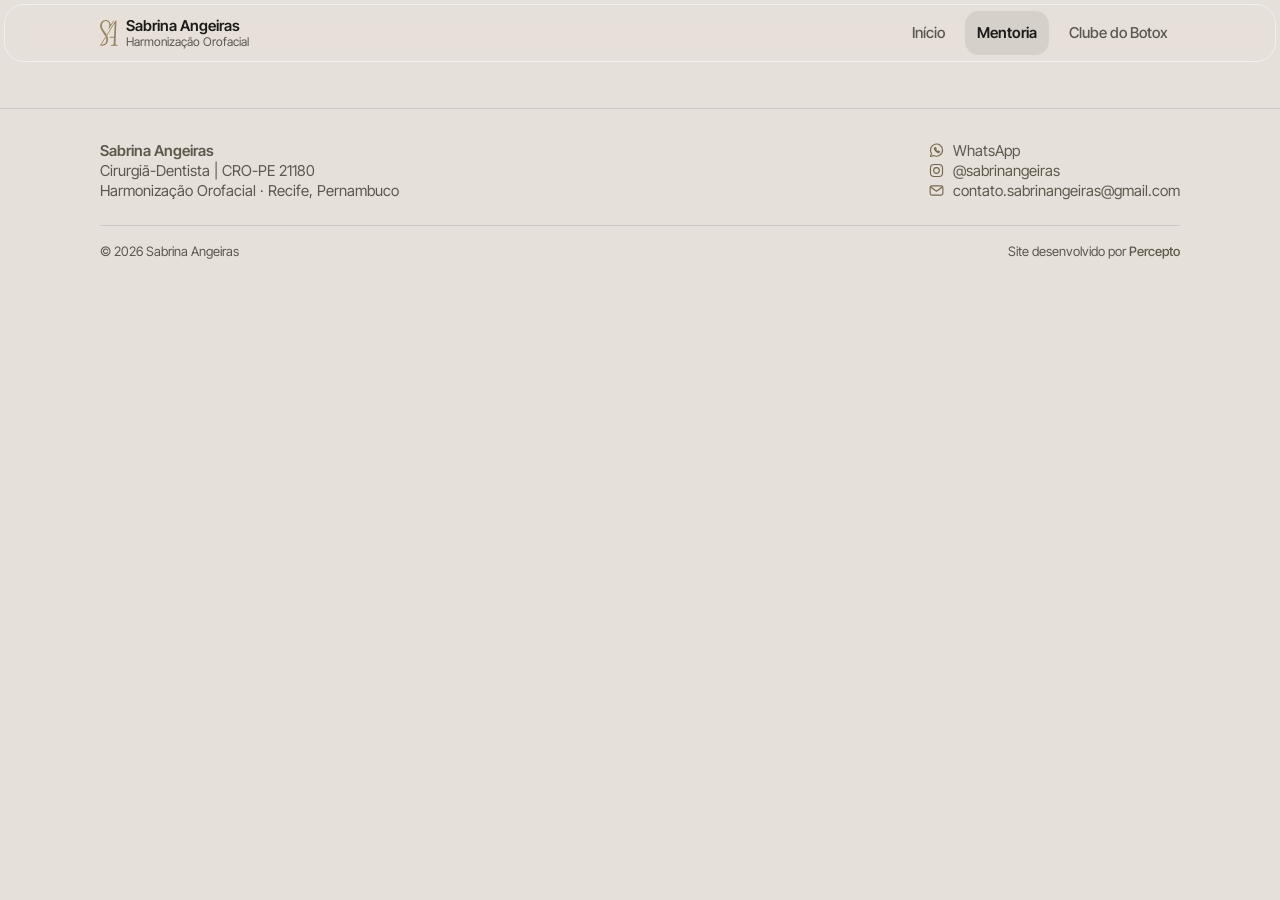
<file: mentoria.html>
<!DOCTYPE html>
<html lang="pt-BR">
<head>
  <meta charset="UTF-8">
  <meta name="viewport" content="width=device-width, initial-scale=1">
  <title>Mentoria | Sabrina Angeiras</title>
  <meta name="theme-color" content="#E5E0DA">
  <link rel="preload" href="fonts/InterTight-VariableFont_wght.woff2" as="font" type="font/woff2" crossorigin>
  <link rel="stylesheet" href="css/style.css">
</head>
<body>
  <!-- Símbolo da marca: definido uma vez, reutilizado com <use>. Ícones ficam em icones/ -->
  <svg class="sprite" aria-hidden="true" focusable="false">
    <symbol id="simbolo" viewBox="0 0 34 49" fill="currentColor">
      <path d="M29.2819 42.9349L31.189 1.44683L29.0094 1.44683L12.6061 27.6087L10.4374 31.0676L2.41859 43.8569L4.119 43.8357L11.1117 32.6926L13.3857 29.0665L27.0701 7.24547L27.8106 7.26669L26.4484 31.6986L26.3939 33.4849L25.849 42.9349C25.6856 46.4499 25.0317 47.2566 20.4546 47.2566L20.0732 48.4667H25.6321H29.2819H33.2596L33.75 47.2566C29.7178 47.2566 29.1184 46.5651 29.2819 42.9349Z" fill-rule="evenodd" clip-rule="evenodd"/>
      <path d="M26.3939 33.4849L26.4484 31.6986H18.275L18.275 33.4849H26.3939Z"/>
      <path d="M2.41859 43.8569L1.19254 45.801C1.65101 45.9692 2.13503 46.0955 2.64366 46.1758L4.119 43.8357L2.41859 43.8569Z"/>
      <path d="M4.47737 21.9019L6.53403 24.8459C8.07741 26.9652 9.45914 28.991 10.4374 31.0676L12.6061 27.6087C11.6226 25.8934 10.5227 24.3659 9.59881 23.0829L9.59786 23.0816L9.5968 23.0801L9.59501 23.0776L9.59215 23.0736C9.47777 22.9148 9.36611 22.7597 9.25771 22.6084L7.36781 19.9589L7.31961 19.8923C5.49958 17.3805 3.58801 14.7424 3.58801 10.7736C3.58801 6.23983 6.32212 1.9491 11.6479 2.05935L11.65 2.05895C12.1323 2.05508 12.5515 2.14145 12.9467 2.25684C17.7573 3.93412 19.352 8.81734 15.9542 15.9925L16.9169 16.8367L26.6537 1.44785L25.1643 1.44785C24.0929 3.16863 21.5569 7.23233 21.3181 7.52956C20.7207 8.17277 20.1211 7.69757 19.8169 6.96612C18.4561 3.36504 16.9059 1.32415 13.626 0.292425C12.7491 0.0560602 12.2556 0.014367 11.5259 0C4.02193 0 0.308476 5.65103 0.308476 11.4801C0.308476 15.8373 2.30955 18.899 4.47737 21.9019Z"/>
      <path d="M11.9258 37.2107C11.9258 41.5089 9.64681 46.2782 3.9771 46.2782C3.51563 46.2782 3.07096 46.2432 2.64366 46.1758L1.38133 48.178C2.20282 48.3965 3.08403 48.5156 4.03269 48.5156C11.5923 48.5156 15.2609 42.3332 15.2609 36.2686C15.2609 33.6841 14.4659 31.2505 13.3857 29.0665L11.1117 32.6926C11.6284 34.1417 11.9258 35.6322 11.9258 37.2107Z"/>
      <path d="M0 47.6966C0.441051 47.8885 0.900978 48.0502 1.38133 48.178L2.64366 46.1758C2.13503 46.0955 1.65101 45.9692 1.19254 45.801L0 47.6966Z"/>
    </symbol>
  </svg>
  <a class="skip-link" href="#conteudo">Pular para o conteúdo</a>

  <header class="site-header">
    <div class="container site-header__inner">
      <a class="site-logo" href="index.html">
        <svg class="site-logo__symbol" width="18" height="26" aria-hidden="true" focusable="false"><use href="#simbolo"/></svg>
        <span class="site-logo__text">
          <span class="site-logo__name">Sabrina Angeiras</span>
          <span class="site-logo__tagline">Harmonização Orofacial</span>
        </span>
      </a>

      <nav class="site-nav" aria-label="Principal">
        <button class="site-nav__toggle" type="button" aria-expanded="false" aria-controls="menu-principal" aria-label="Abrir menu">
          <span class="site-nav__toggle-bar" aria-hidden="true"></span>
        </button>
        <ul class="site-nav__list" id="menu-principal">
          <li><a class="site-nav__link" href="index.html">Início</a></li>
          <li><a class="site-nav__link" href="mentoria.html" aria-current="page">Mentoria</a></li>
          <li><a class="site-nav__link" href="clube-do-botox.html">Clube do Botox</a></li>
        </ul>
      </nav>
    </div>
  </header>

  <main id="conteudo">
    <!-- Seções de Mentoria -->
  </main>

  <footer class="site-footer">
    <div class="container site-footer__inner">
      <div class="site-footer__brand">
        <p class="site-footer__name">Sabrina Angeiras</p>
        <p>Cirurgiã-Dentista | CRO-PE 21180</p>
        <p>Harmonização Orofacial · Recife, Pernambuco</p>
      </div>

      <ul class="site-footer__contacts" aria-label="Contato">
        <li><a class="site-footer__link" href="https://wa.me/5581994091079?text=Ol%C3%A1%2C%20Sabrina%21%20Gostaria%20de%20saber%20mais%20sobre%20o%20seu%20trabalho." target="_blank" rel="noopener"><span class="icon icon--whatsapp site-footer__icon" aria-hidden="true"></span>WhatsApp<span class="visually-hidden"> (abre em nova aba)</span></a></li>
        <li><a class="site-footer__link" href="https://www.instagram.com/sabrinangeiras/" target="_blank" rel="noopener"><span class="icon icon--instagram site-footer__icon" aria-hidden="true"></span>@sabrinangeiras<span class="visually-hidden"> no Instagram (abre em nova aba)</span></a></li>
        <li><a class="site-footer__link" href="mailto:contato.sabrinangeiras@gmail.com"><span class="icon icon--email site-footer__icon" aria-hidden="true"></span>contato.sabrinangeiras@gmail.com</a></li>
      </ul>

      <div class="site-footer__bottom">
        <p>&copy; 2026 Sabrina Angeiras</p>
        <p>Site desenvolvido por <a class="site-footer__credit" href="https://www.percepto.site" target="_blank" rel="noopener">Percepto<span class="visually-hidden"> (abre em nova aba)</span></a></p>
      </div>
    </div>
  </footer>

  <script src="js/main.js" defer></script>
</body>
</html>
</file>
<file: css/style.css>
/* ==========================================================================
   Site de Sabrina — estilos globais
   Design baseado nas Apple Human Interface Guidelines (Foundations:
   Color, Typography, Accessibility, Layout, Motion).

   Mapa de manutenção (ordem da cascata):
   1. Fontes e tokens (:root)
   2. Reset, utilitários, cabeçalho e navegação
   3. Espaçamento de seções, botões e ícones
   4. Hero, vídeo, carrosséis, procedimentos, etapas e feedbacks
   5. Animações de entrada, encerramento e rodapé
   6. Preferência de movimento reduzido

   As regras responsivas ficam próximas do componente correspondente.
   Preserve a ordem dos fallbacks vh/dvh e dos prefixos para Safari.
   ========================================================================== */

/* --------------------------------------------------------------------------
   Fonte: Inter Tight (versões variáveis — um arquivo cobre todos os pesos)
   Sempre a fonte dos arquivos do site, nunca a do sistema: "block" espera o
   arquivo carregar em vez de mostrar outra fonte no lugar.
   -------------------------------------------------------------------------- */
@font-face {
  font-family: "Inter Tight";
  src: url("../fonts/InterTight-VariableFont_wght.woff2") format("woff2");
  font-weight: 100 900;
  font-style: normal;
  font-display: block;
}

@font-face {
  font-family: "Inter Tight";
  src: url("../fonts/InterTight-Italic-VariableFont_wght.woff2") format("woff2");
  font-weight: 100 900;
  font-style: italic;
  font-display: block;
}

/* --------------------------------------------------------------------------
   Tokens de design
   -------------------------------------------------------------------------- */
:root {
  /* Cores
     Contraste medido sobre --color-bg (#E5E0DA):
     --color-text           13,1:1  (meta HIG para texto pequeno: 7:1)
     --color-text-secondary  5,5:1  (mínimo HIG até 17px: 4,5:1)        */
  --color-bg: #E5E0DA;
  --color-text: #1D1B19;
  --color-text-secondary: #5C5650;
  --color-separator: rgba(29, 27, 25, 0.12);

  /* Paleta da marca — contrastes medidos (mínimos HIG: 4,5:1 texto até
     17px; 3:1 texto ≥18px ou negrito):
     --color-ink       sobre --color-surface   5,86:1
     --color-ink       sobre --color-button    6,64:1
     --color-gold      sobre --color-surface   3,05:1  só texto ≥18px
     --color-gold-text sobre --color-surface   4,62:1
     --color-gold-text sobre --color-bg        4,2:1   só texto ≥18px
     --color-muted     sobre --color-button    4,56:1
     Originais do Figma, abaixo do mínimo: gold #B2A386, muted #C8C0AE. */
  --color-surface: #EDEBE7;
  --color-card: var(--color-surface); /* cards de conteúdo */
  --color-button: #FAF9F9;
  --color-button-border: #FFFFFF;
  --color-ink: #5E594C;
  --color-gold: #97845F;
  --color-gold-text: #76674C; /* dourado para texto pequeno e sobre cards */
  --color-sand: #D4C7AD;
  --color-muted: #7E7155;
  --color-white: #FFFFFF;
  --color-header-bg: rgb(229 224 218 / 0.6); /* --color-bg translúcido */
  --color-header-border: rgb(255 255 255 / 0.5);
  --header-material: saturate(160%) blur(10px); /* desfoque leve: o fundo aparece */
  --color-track: rgb(94 89 76 / 0.15);       /* --color-ink translúcido */
  --color-fill-selected: rgb(29 27 25 / 0.08); /* fundo do item selecionado */

  /* Degradês */
  --gradient-photo: linear-gradient(180deg,
    rgba(60, 50, 15, 0) 53.78%,
    rgba(60, 50, 15, 0.75) 100%);
  /* Vídeo: Figma 0 → 36% só na faixa do título; reforçado para o título
     branco atingir 3:1 (HIG, texto grande) nos quadros claros (≥3,5:1). */
  --gradient-video: linear-gradient(180deg, rgba(0, 0, 0, 0) 55%, rgba(0, 0, 0, 0.6) 100%);
  --gradient-video-compact: linear-gradient(180deg, rgba(0, 0, 0, 0) 40%, rgba(0, 0, 0, 0.7) 100%);

  /* Tipografia — estilos de texto do iOS (HIG, tamanho Large padrão).
     Tamanhos em rem para respeitar o zoom/tamanho de fonte do usuário;
     entrelinhas = altura de linha HIG ÷ tamanho. Mínimo de 11px. */
  --font-family: "Inter Tight"; /* sem fontes do sistema como alternativa */

  --text-caption: 0.75rem;     /* 12px  Caption 1 */
  --text-footnote: 0.8125rem;  /* 13px  Footnote */
  --text-subhead: 0.9375rem;   /* 15px  Subheadline */
  --text-callout: 1rem;        /* 16px  Callout */
  --text-body: 1.0625rem;      /* 17px  Body */
  --text-title-3: 1.25rem;     /* 20px  Title 3 */
  --text-title-2: 1.375rem;    /* 22px  Title 2 */
  --text-large-title: 2.125rem;/* 34px  Large Title */

  --leading-footnote: 1.385;    /* 18/13 */
  --leading-subhead: 1.333;     /* 20/15 */
  --leading-callout: 1.3125;    /* 21/16 */
  --leading-body: 1.294;        /* 22/17 */
  --leading-title-3: 1.25;      /* 25/20 */
  --leading-title-2: 1.273;     /* 28/22 */
  --leading-large-title: 1.206; /* 41/34 */
  --leading-loose: 1.45;        /* HIG: entrelinha maior em colunas largas */

  /* Tamanhos por função */
  --text-button: 1rem;                          /* 16px */
  --text-video-title: clamp(2rem, 4.5vw, 3rem); /* 32px → 48px */
  --text-video-title-sm: 1.75rem;               /* 28px */

  /* Primeira seção: medidas em em, relativas a uma única escala que
     acompanha a altura da tela (16px = tamanho de referência do Figma).
     Mínimo de 11,25px para o menor texto não ficar abaixo de 11px (HIG). */
  --hero-scale: clamp(11.25px, 1.45vh, 16px);
  --hero-scale: clamp(11.25px, 1.45dvh, 16px);
  --hero-title: 2.25em;          /* 36px na referência */
  --hero-lead: 1.25em;           /* 20px */
  --hero-button: 1.125em;        /* 18px */
  --hero-photo: 21.5em;          /* 344px */
  --hero-name: 13.75em;          /* 220px */
  --hero-photo-subtitle: 0.978em;/* 15,65px */
  --hero-gap: 1.5em;             /* 24px */
  --hero-gap-sm: 0.75em;         /* 12px — também o padding do card */
  /* Concentricidade (HIG): raio da base do card = raio do botão-pílula
     (metade de 2,75em) + padding (0,75em). As curvas ficam paralelas. */
  --hero-radius-bottom: 2.125em;

  /* Pesos: HIG recomenda evitar Ultralight, Thin e Light */
  --weight-regular: 400;
  --weight-medium: 500;
  --weight-semibold: 600;

  /* Espaçamento (grade de 4px) */
  --space-1: 0.25rem;
  --space-2: 0.5rem;
  --space-3: 0.75rem;
  --space-4: 1rem;
  --space-5: 1.5rem;
  --space-6: 2rem;
  --space-7: 3rem;
  --space-8: 4rem;
  --space-9: 6rem;

  /* Layout */
  /* Largura de conteúdo única para todas as seções (cabeçalho incluso).
     No celular a margem é 5vw: o conteúdo ocupa 90% da largura. */
  --content-max: 1080px;
  --site-min: 280px;      /* abaixo disso a página rola na horizontal */
  --text-max: 68ch;
  --gutter: clamp(1rem, 5vw, 2.5rem);

  --header-h: 56px;
  --header-inset: 4px;    /* distância da barra (ilha) até as bordas da tela */
  --logo-h: 48px;
  --section-gap: 1.5rem;  /* 24px entre seções consecutivas */

  /* Área mínima de toque (HIG: 44x44pt) */
  --tap-min: 44px;

  --radius-sm: 8px;
  --radius-md: 12px;
  --radius-pill: 999px;
  --radius-button: 16px;
  --radius-island: 20px;
  --radius-island-inner: 14px; /* concêntrico: 20px − (56px − 44px) ÷ 2 */
  --radius-media: 24px;
  --radius-media-sm: 20px;
  --radius-tile: 16px;
  --card-padding: 1.25rem; /* 20px */

  --ease: cubic-bezier(0.25, 0.1, 0.25, 1);
  --ease-out: cubic-bezier(0.22, 1, 0.36, 1);
  --duration: 200ms;
  --reveal-duration: 600ms;
  --reveal-distance: 24px;
}

/* Celular: logo do topo menor, para a primeira seção caber em 80% da tela */
@media (max-width: 600px) {
  :root {
    --logo-h: 32px;
  }
}

/* --------------------------------------------------------------------------
   Reset e base
   -------------------------------------------------------------------------- */
*,
*::before,
*::after {
  box-sizing: border-box;
}

* {
  margin: 0;
}

html {
  -webkit-text-size-adjust: 100%;
  text-size-adjust: 100%;
  scroll-behavior: smooth;
  /* âncoras não ficam escondidas sob a barra flutuante */
  scroll-padding-top: calc(var(--header-h) + var(--header-inset) + var(--header-inset));
}

body {
  min-width: var(--site-min);
  min-height: 100vh;
  background-color: var(--color-bg);
  color: var(--color-text);
  font-family: var(--font-family);
  font-size: var(--text-body);
  font-weight: var(--weight-regular);
  line-height: 1.5;
  font-synthesis: none; /* Safari não inventa negrito/itálico */
  -webkit-font-smoothing: antialiased;
  -moz-osx-font-smoothing: grayscale;
}

img,
picture,
video,
svg {
  display: block;
  max-width: 100%;
  height: auto;
}

input,
button,
textarea,
select {
  font: inherit;
  color: inherit;
}

h1,
h2,
h3,
h4 {
  font-weight: var(--weight-semibold);
  line-height: 1.0;
  letter-spacing: -0.02em;
  text-wrap: balance;
}

p {
  max-width: var(--text-max);
  text-wrap: pretty;
}

/* Sem sublinhado: links se distinguem pelo contexto, peso, fundo ou ícone */
a {
  color: inherit;
  text-decoration: none;
}

/* Foco visível para navegação por teclado (HIG: Full Keyboard Access) */
:focus-visible {
  outline: 2px solid var(--color-text);
  outline-offset: 3px;
  border-radius: var(--radius-sm);
}

/* --------------------------------------------------------------------------
   Utilitários
   -------------------------------------------------------------------------- */
.container {
  width: 100%;
  max-width: calc(var(--content-max) + 2 * var(--gutter));
  margin-inline: auto;
  padding-inline: var(--gutter);
}

.visually-hidden {
  position: absolute;
  width: 1px;
  height: 1px;
  padding: 0;
  overflow: hidden;
  clip: rect(0 0 0 0);
  white-space: nowrap;
  border: 0;
}

.sprite {
  position: absolute;
  width: 0;
  height: 0;
  overflow: hidden;
}

.skip-link {
  position: absolute;
  top: var(--space-2);
  left: var(--space-2);
  z-index: 100;
  padding: var(--space-3) var(--space-4);
  background: var(--color-text);
  color: var(--color-bg);
  border-radius: var(--radius-sm);
  transform: translateY(-200%);
}

.skip-link:focus {
  transform: none;
}

/* --------------------------------------------------------------------------
   Cabeçalho e navegação
   -------------------------------------------------------------------------- */
/* Ilha flutuante a 4px das bordas. Na página inicial fica oculta no topo
   e aparece com a rolagem (JS); também aparece ao receber foco do teclado. */
.site-header {
  position: fixed;
  top: var(--header-inset);
  left: var(--header-inset);
  right: var(--header-inset);
  z-index: 50;
  border: 1px solid var(--color-header-border);
  border-radius: var(--radius-island);
  transition: opacity var(--duration) var(--ease),
              transform var(--duration) var(--ease);
}

/* Material translúcido (barra e menu aberto). Fica num pseudo-elemento:
   desfoque aplicado na própria barra impediria o menu, que está dentro
   dela, de desfocar o conteúdo da página. */
.site-header::before,
.site-nav__list {
  background-color: var(--color-header-bg);
  -webkit-backdrop-filter: saturate(160%) blur(10px); /* = --header-material: o Safari ignora var() aqui */
  backdrop-filter: var(--header-material);
}

.site-header::before {
  content: "";
  position: absolute;
  inset: 0;
  z-index: -1;
  border-radius: inherit;
}

.site-header.is-hidden:not(:focus-within) {
  opacity: 0;
  transform: translateY(-100%);
  pointer-events: none;
}

.site-header__inner {
  display: flex;
  align-items: center;
  justify-content: space-between;
  gap: var(--space-4);
  min-height: var(--header-h);
  /* desconta a margem da ilha e a borda de 1px: o conteúdo da barra
     alinha exatamente com o resto da página */
  --island-offset: calc(var(--header-inset) + 1px);
  max-width: calc(var(--content-max) + 2 * var(--gutter) - 2 * var(--island-offset));
  padding-inline: calc(var(--gutter) - var(--island-offset));
}

/* Entrelinhas calculadas pelas métricas da Inter Tight: o topo das
   maiúsculas do nome e a linha de base da especialidade coincidem com o
   topo e a base do símbolo (26px). */
.site-logo {
  display: inline-flex;
  align-items: center;
  gap: var(--space-2);
  min-height: var(--tap-min);
  color: var(--color-text);
  font-size: var(--text-subhead);
  line-height: 1.15;
}

.site-logo__symbol {
  flex: none;
  width: auto;
  height: 26px;
  color: var(--color-gold);
}

/* Nome e especialidade em duas linhas */
.site-logo__text {
  display: flex;
  flex-direction: column;
}

.site-logo__name {
  font-weight: var(--weight-semibold);
}

.site-logo__tagline {
  color: var(--color-text-secondary);
  font-size: var(--text-caption);
  font-weight: var(--weight-regular);
  line-height: 1.25;
}

.site-nav__list {
  display: flex;
  gap: var(--space-2);
  padding: 0;
  list-style: none;
}

@media (min-width: 721px) {
  .site-nav__list {
    background: none;
    -webkit-backdrop-filter: none;
    backdrop-filter: none;
  }
}

.site-nav__link {
  display: inline-flex;
  align-items: center;
  min-height: var(--tap-min);
  padding-inline: var(--space-3);
  color: var(--color-text-secondary);
  font-size: var(--text-subhead);
  font-weight: var(--weight-medium);
  border-radius: var(--radius-island-inner);
  transition: color var(--duration) var(--ease),
              background-color var(--duration) var(--ease);
}

.site-nav__link:hover {
  color: var(--color-text);
}

/* Página atual: peso e fundo, não só a cor (HIG) */
.site-nav__link[aria-current="page"] {
  color: var(--color-text);
  font-weight: var(--weight-semibold);
  background-color: var(--color-fill-selected);
}

.site-nav__toggle {
  display: none;
  align-items: center;
  justify-content: center;
  width: var(--tap-min);
  height: var(--tap-min);
  padding: 0;
  background: none;
  border: 0;
  border-radius: var(--radius-sm);
  cursor: pointer;
}

.site-nav__toggle-bar {
  position: relative;
  display: block;
  width: 20px;
  height: 2px;
  background: currentColor;
  border-radius: 2px;
}

.site-nav__toggle-bar::before,
.site-nav__toggle-bar::after {
  content: "";
  position: absolute;
  left: 0;
  width: 100%;
  height: 2px;
  background: currentColor;
  border-radius: 2px;
  transition: transform var(--duration) var(--ease);
}

.site-nav__toggle-bar::before { top: -6px; }
.site-nav__toggle-bar::after  { top: 6px; }

.site-nav__toggle[aria-expanded="true"] .site-nav__toggle-bar {
  background: transparent;
}

.site-nav__toggle[aria-expanded="true"] .site-nav__toggle-bar::before {
  transform: translateY(6px) rotate(45deg);
}

.site-nav__toggle[aria-expanded="true"] .site-nav__toggle-bar::after {
  transform: translateY(-6px) rotate(-45deg);
}

/* Telas estreitas: menu recolhido */
@media (max-width: 720px) {
  /* O desenho do ícone (20px) encosta na margem do conteúdo, como o símbolo
     do logo do outro lado; a área de toque de 44px avança sobre o padding */
  .site-nav__toggle {
    display: inline-flex;
    margin-right: calc((20px - var(--tap-min)) / 2);
  }

  /* Menu aberto: segunda ilha, com o mesmo material e a mesma largura da
     barra (-1px compensa a borda dela). Itens preenchem a largura, com o
     mesmo padding nos quatro lados. */
  .site-nav__list {
    --menu-padding: var(--space-2);
    position: absolute;
    top: calc(100% + var(--header-inset));
    left: -1px;
    right: -1px;
    flex-direction: column;
    justify-content: space-between;
    gap: 0;
    padding: var(--menu-padding);
    border: 1px solid var(--color-header-border);
    border-radius: var(--radius-island);
  }

  .js .site-nav__list:not(.is-open) {
    display: none;
  }

  /* Raio concêntrico: raio do menu − padding */
  .site-nav__link {
    width: 100%;
    font-size: var(--text-body);
    border-radius: calc(var(--radius-island) - var(--menu-padding));
  }
}

/* --------------------------------------------------------------------------
   Seções
   -------------------------------------------------------------------------- */
/* Distância entre seções consecutivas: definida só aqui */
main {
  display: flex;
  flex-direction: column;
  gap: var(--section-gap);
  padding-block: var(--section-gap);
}

/* Páginas sem hero: a barra fica sempre visível, então o conteúdo começa abaixo dela */
main:not(:has(.hero)) {
  padding-top: calc(var(--header-h) + var(--header-inset) + var(--section-gap));
}

/* --------------------------------------------------------------------------
   Botão
   -------------------------------------------------------------------------- */
.button {
  display: flex;
  align-items: center;
  justify-content: center;
  gap: var(--space-1);
  min-height: var(--tap-min); /* HIG: 44px (Figma: 36px) */
  padding: var(--space-2);
  background-color: var(--color-button);
  border: 1px solid var(--color-button-border);
  border-radius: var(--radius-button);
  color: var(--color-ink);
  font-size: var(--text-button);
  font-weight: var(--weight-medium);
  line-height: 1.2;
  text-align: center;
  transition: background-color var(--duration) var(--ease),
              transform var(--duration) var(--ease);
}

.button:hover {
  background-color: var(--color-white);
}

.button:active {
  transform: scale(0.98);
}

.button--muted {
  color: var(--color-muted);
}

/* Ação principal: cor no fundo, não no texto (HIG) — branco sobre ink 7:1 */
.button--primary {
  background-color: var(--color-ink);
  border-color: var(--color-ink);
  color: var(--color-white);
}

.button--primary:hover {
  background-color: var(--color-text);
}

.button__icon {
  width: 20px;
  height: 20px;
}

/* --------------------------------------------------------------------------
   Ícones — arquivos SVG em icones/, pintados com a cor do texto (currentColor)
   via máscara. Para trocar um ícone, basta substituir o arquivo mantendo o nome.
   -------------------------------------------------------------------------- */
.icon {
  display: inline-block;
  flex: none;
  width: 1em;
  height: 1em;
  background-color: currentColor;
  -webkit-mask: var(--icon) center / contain no-repeat;
  mask: var(--icon) center / contain no-repeat;
}

.icon--whatsapp { --icon: url("../icones/whatsapp.svg"); }
.icon--instagram { --icon: url("../icones/instagram.svg"); }
.icon--email { --icon: url("../icones/email.svg"); }
.icon--link-externo { --icon: url("../icones/link-externo.svg"); }

/* --------------------------------------------------------------------------
   Hero — caixa inicial da página Início
   Logo + card ocupam até 80% da altura da tela, para o topo do vídeo
   aparecer logo abaixo. Todas as medidas internas são em em: mudar
   --hero-scale redimensiona o conjunto inteiro, mantendo a proporção.
   -------------------------------------------------------------------------- */
/* largura e margens vêm de .container */
.hero {
  display: flex;
  flex-direction: column;
  align-items: center;
  gap: var(--section-gap);
}

.hero__logo {
  width: auto;
  height: var(--logo-h);
  color: var(--color-gold);
}

/* Contêiner de referência: o arco usa a largura dele (cqw) */
.hero__frame {
  width: 100%;
  container: hero / inline-size;
}

.hero__card {
  display: flex;
  flex-direction: column;
  align-items: center;
  justify-content: center;
  gap: var(--hero-gap);
  /* topo da página + logo + espaço + card = 80% da tela */
  min-height: calc(80vh - var(--section-gap) - var(--logo-h) - var(--section-gap));
  min-height: calc(80dvh - var(--section-gap) - var(--logo-h) - var(--section-gap));
  padding: var(--hero-gap-sm);
  background-color: var(--color-surface);
  font-size: var(--hero-scale);

  /* Topo em arco: raio = metade da largura, nos dois eixos (semicírculo).
     O fallback vale para navegadores sem container queries. */
  border-radius: 300px 300px var(--hero-radius-bottom) var(--hero-radius-bottom);
  border-radius: 50cqw 50cqw var(--hero-radius-bottom) var(--hero-radius-bottom) / 50cqw 50cqw var(--hero-radius-bottom) var(--hero-radius-bottom);
}

/* Linha 1 */
.hero__intro {
  display: flex;
  flex-direction: column;
  align-items: center;
  gap: var(--hero-gap);
  width: 100%;
}

/* Foto (Figma: 344×344, conteúdo na base, padding vertical de 40px) */
.hero__photo {
  position: relative;
  isolation: isolate;
  display: flex;
  flex-direction: column;
  justify-content: flex-end;
  align-items: center;
  width: min(var(--hero-photo), 100%);
  aspect-ratio: 1;
  padding: 2.5em 0;
  container-type: inline-size;
  overflow: hidden;
  border-radius: 50%;
  background-color: var(--color-surface);
}

.hero__photo > img {
  position: absolute;
  inset: 0;
  width: 100%;
  height: 100%;
  object-fit: cover;
  color: transparent; /* esconde o alt visível se a imagem falhar */
  transform: scale(1.03); /* esconde a borda escura do recorte circular do JPG */
}

/* Degradê restrito ao círculo, abaixo do nome */
.hero__photo::after {
  content: "";
  position: absolute;
  inset: 0;
  z-index: 1;
  background: var(--gradient-photo);
  pointer-events: none;
}

/* Nome + subtítulo, sem espaço entre eles */
.hero__name {
  position: relative;
  z-index: 2;
  display: flex;
  flex-direction: column;
  align-items: center;
  color: var(--color-white);
  text-align: center;
}

.hero__name-title {
  width: var(--hero-name);
  max-width: 100%;
  height: auto;
}

.hero__name-subtitle {
  color: var(--color-sand);
  font-size: var(--hero-photo-subtitle);
  font-weight: var(--weight-regular);
  line-height: 1.214; /* 19px na referência */
  letter-spacing: 0.03em;
}

.hero__title {
  max-width: 13.9em; /* 499px na referência */
  color: var(--color-gold);
  font-size: var(--hero-title);
  font-weight: var(--weight-medium);
  line-height: 1.15;
  letter-spacing: normal;
  text-align: center;
}

/* Linha 2 */
.hero__details {
  display: flex;
  flex-direction: column;
  align-items: center;
  gap: var(--hero-gap);
  width: 100%;
}

.hero__credentials {
  max-width: 340px; /* 378px na referência */
  min-width: min(320px, 100%); /* nunca mais largo que o card (site a partir de 280px) */
  color: var(--color-ink);
  font-size: var(--hero-lead);
  font-weight: var(--weight-medium);
  line-height: 1.3;
  text-align: center;
}

.hero__actions {
  display: flex;
  flex-direction: column;
  gap: var(--hero-gap-sm); /* HIG: ~12pt entre controles (Figma: 8px) */
  width: 100%;
}

.hero__actions-row {
  display: flex;
  gap: var(--hero-gap-sm);
}

.hero__actions-row > .button {
  flex: 1 1 0;
}

/* Botões em pílula, concêntricos com a base do card */
.hero__actions .button {
  min-height: 2.75em; /* 44px na referência (HIG) */
  padding: 0.5em;
  font-size: 1em;
  border-radius: var(--radius-pill);
}

/* Desktop (card largo) */
@container hero (min-width: 700px) {
  /* Retângulo convencional: o mesmo raio nos quatro cantos */
  .hero__card {
    border-radius: var(--hero-radius-bottom);
  }

  .hero__title {
    line-height: 1.1; /* Figma: 1.0 — HIG evita entrelinha apertada */
  }

  .hero__actions .button {
    min-height: 2.45em; /* 44px com texto de 18px */
    font-size: var(--hero-button);
  }
}

/* Telas largas e baixas: a escala já está no mínimo legível, então só a
   foto encolhe para o vídeo continuar aparecendo */
@media (max-height: 700px) {
  @container hero (min-width: 481px) {
    .hero__card {
      --hero-photo: 17em; /* 272px na referência */
    }
  }
}

/* Celular (card estreito): tamanhos fixos dos estilos de texto do iOS (HIG)
   e foto ocupando toda a largura útil, concêntrica com o arco do topo
   (círculo de diâmetro = largura − padding, encostado no padding). */
@container hero (max-width: 480px) {
  .hero__card {
    gap: var(--space-3);
    font-size: 1rem; /* escala de referência: padding 12px, nome 220px */
  }

  .hero__intro,
  .hero__details {
    gap: var(--space-3);
  }

  /* A foto preenche toda a largura do card, dentro do padding */
  .hero__photo {
    width: 100%;
    padding: 11.6cqw 0; /* 40px em 344px */
  }

  /* Nome e subtítulo proporcionais ao círculo (220px e 15px em 344px) */
  .hero__name-title {
    width: 64cqw;
  }

  .hero__name-subtitle {
    font-size: clamp(0.6875rem, 4.4cqw, var(--text-subhead)); /* 11–15px */
  }

  .hero__title {
    max-width: none;
    font-size: var(--text-title-2);
    line-height: var(--leading-title-2);
  }

  .hero__credentials {
    max-width: none;
    font-size: var(--text-callout);
    line-height: var(--leading-callout);
  }

  .hero__actions .button {
    min-height: var(--tap-min);
    font-size: var(--text-body);
  }
}

/* Foto: leve aproximação ao passar o mouse */
@media (hover: hover) {
  .hero__photo > img {
    transition: transform 600ms var(--ease);
  }

  .hero__photo:hover > img {
    transform: scale(1.07);
  }
}

/* --------------------------------------------------------------------------
   Seção 2 — vídeo
   Reprodução automática, muda e em loop, sem controles visíveis.
   HIG: toque/clique pausa; respeita "Reduzir movimento"; pausa fora da tela.
   -------------------------------------------------------------------------- */
.feature {
  display: flex;
  flex-direction: column;
  gap: var(--space-4);
}

.feature__media {
  position: relative;
  overflow: hidden;
  aspect-ratio: 16 / 9;
  background-color: var(--color-surface);
  border-radius: var(--radius-media);
}

.feature__video {
  width: 100%;
  height: 100%;
  object-fit: cover; /* preenche sem distorcer */
}

/* Área de toque invisível sobre o vídeo */
.feature__toggle {
  position: absolute;
  inset: 0;
  z-index: 1;
  width: 100%;
  padding: 0;
  background: none;
  border: 0;
  border-radius: inherit;
}

.feature__toggle:focus-visible {
  outline: 3px solid var(--color-white);
  outline-offset: -6px;
}

.feature__overlay {
  position: absolute;
  inset: 0;
  z-index: 2;
  display: flex;
  align-items: flex-end;
  padding: var(--space-6);
  background: var(--gradient-video);
  pointer-events: none;
}

.feature__title {
  color: var(--color-white);
  font-size: var(--text-video-title);
  font-weight: var(--weight-medium);
  line-height: 1;
  letter-spacing: -0.02em;
}

.feature__text {
  max-width: none;
  color: var(--color-ink);
  font-size: var(--text-body);
  font-weight: var(--weight-medium);
  line-height: var(--leading-loose);
}

@media (max-width: 600px) {
  .feature__media {
    aspect-ratio: 4 / 3;
    border-radius: var(--radius-media-sm);
  }

  .feature__overlay {
    padding: var(--space-5);
    background: var(--gradient-video-compact);
  }

  .feature__title {
    font-size: var(--text-video-title-sm);
    line-height: 1.1; /* HIG: sem entrelinha apertada em várias linhas */
  }
}

/* --------------------------------------------------------------------------
   Título de seção
   -------------------------------------------------------------------------- */
.section-title {
  color: var(--color-ink);
  font-size: var(--text-large-title);
  font-weight: var(--weight-medium);
  line-height: var(--leading-large-title);
}

/* --------------------------------------------------------------------------
   Carrossel (seção 3 — casos, seção 6 — feedbacks e, abaixo de 900px,
   seção 4 — procedimentos). Rolagem nativa (toque, trackpad, teclado) +
   arraste com mouse (JS).
   O primeiro card alinha com a margem do conteúdo; os demais vazam
   até a borda da tela.
   -------------------------------------------------------------------------- */
.carousel-section {
  display: flex;
  flex-direction: column;
  gap: var(--space-5);
}

.carousel {
  --per-view: 3;
  --gap: var(--space-4);
  container-type: inline-size;
  display: flex;
  flex-direction: column;
  gap: var(--space-5);
}

.carousel__viewport {
  --pad: max(var(--gutter), calc((100cqw - var(--content-max)) / 2));
  --content-w: calc(100cqw - 2 * var(--pad));
  overflow-x: auto;
  overflow-y: hidden; /* só rolagem horizontal (a entrada dos cards não cria sobra vertical) */
  overscroll-behavior-x: contain;
  scroll-snap-type: x mandatory;
  scroll-padding-inline: var(--pad);
  padding-inline: var(--pad);
  /* Folga embaixo para o card subir sem ser cortado pela borda do carrossel */
  padding-bottom: var(--reveal-distance);
  margin-bottom: calc(-1 * var(--reveal-distance));
  scrollbar-width: none;
}

.carousel__viewport::-webkit-scrollbar {
  display: none;
}

.carousel__viewport:focus-visible {
  outline-offset: -3px;
}

/* Arraste com mouse */
@media (pointer: fine) {
  .carousel__viewport {
    cursor: grab;
  }
}

.carousel__viewport.is-dragging {
  scroll-snap-type: none;
  cursor: grabbing;
  user-select: none;
}

.carousel__track {
  display: flex;
  gap: var(--gap);
  width: max-content;
  padding: 0;
  list-style: none;
}

.carousel__track > li {
  flex: none;
  width: calc((var(--content-w) - (var(--per-view) - 1) * var(--gap)) / var(--per-view));
  scroll-snap-align: start;
}

.case__media {
  aspect-ratio: 3 / 4;
  overflow: hidden;
  margin-bottom: var(--space-3);
  background-color: var(--color-surface);
  border-radius: var(--radius-media-sm);
}

.case__media img {
  width: 100%;
  height: 100%;
  object-fit: cover;
  -webkit-user-drag: none;
  user-select: none;
}

.case__title {
  color: var(--color-ink);
  font-size: var(--text-title-3);
  font-weight: var(--weight-semibold);
  line-height: var(--leading-title-3);
  letter-spacing: -0.01em;
}

.case__meta {
  color: var(--color-ink);
  font-size: var(--text-subhead);
  line-height: var(--leading-subhead);
}

/* Indicador de progresso: trilho fino + barra proporcional à área visível */
.carousel__progress {
  position: relative;
  height: 3px;
  overflow: hidden;
  background-color: var(--color-track);
  border-radius: var(--radius-pill);
}

.carousel__progress-thumb {
  position: absolute;
  top: 0;
  left: 0;
  width: var(--thumb-size, 33%);
  height: 100%;
  background-color: var(--color-ink);
  border-radius: inherit;
  transform: translateX(var(--thumb-offset, 0px));
  will-change: transform;
}

.carousel.is-static .carousel__progress {
  visibility: hidden;
}

.carousel.is-static .carousel__viewport {
  cursor: auto;
}

@media (max-width: 899px) {
  .carousel { --per-view: 2; }
}

@media (max-width: 600px) {
  .carousel {
    --per-view: 1.2; /* próximo card aparece parcialmente: indica rolagem */
    --gap: var(--space-3);
  }
}

/* Carrossel compacto (feedbacks): mais cards por vez */
.carousel.carousel--compact { --per-view: 4; }

@media (max-width: 899px) {
  .carousel.carousel--compact { --per-view: 2.3; }
}

@media (max-width: 600px) {
  .carousel.carousel--compact { --per-view: 1.2; }
}

/* --------------------------------------------------------------------------
   Seção 4 — procedimentos
   Cada item abre uma descrição curta (HIG: progressive disclosure) com
   <details> nativo: teclado e leitores de tela funcionam sem JavaScript.
   -------------------------------------------------------------------------- */
.procedures {
  display: flex;
  flex-direction: column;
  gap: var(--space-5);
}

.procedures__head {
  display: flex;
  flex-direction: column;
  align-items: center;
  gap: var(--space-5);
  text-align: center;
}

.procedures__title {
  color: var(--color-gold-text);
}

.procedures__intro {
  max-width: none;
  color: var(--color-ink);
  font-size: var(--text-body);
  font-weight: var(--weight-medium);
  line-height: var(--leading-loose);
}

/* Abaixo de 900px: carrossel como os demais (cards com a mesma altura).
   A partir de 900px: grade de 3 colunas, cards alinhados pelo topo. */
.procedures__card {
  height: 100%;
  display: flex;
  flex-direction: column;
  gap: var(--space-4);
  padding: var(--card-padding);
  background-color: var(--color-card);
  border: 1px solid var(--color-button-border);
  border-radius: var(--radius-media);
}

.procedures__card-title {
  color: var(--color-gold-text);
  font-size: var(--text-title-2);
  font-weight: var(--weight-medium);
  line-height: var(--leading-title-2);
  letter-spacing: normal;
}

.procedures__list {
  padding: 0;
  list-style: none;
}

.procedures__list > li + li {
  border-top: 1px solid var(--color-separator);
}

.procedure__summary {
  display: flex;
  align-items: center;
  justify-content: space-between;
  gap: var(--space-4);
  min-height: var(--tap-min);
  color: var(--color-ink);
  font-size: var(--text-body);
  font-weight: var(--weight-medium);
  line-height: var(--leading-body);
  list-style: none;
  cursor: pointer;
}

.procedure__summary::-webkit-details-marker {
  display: none;
}

.procedure__icon {
  flex: none;
  width: 12px;
  height: 12px;
  transition: transform var(--duration) var(--ease);
}

/* Aberto: o + gira e vira × */
.procedure[open] .procedure__icon {
  transform: rotate(45deg);
}

.procedure__description {
  padding-bottom: var(--space-3);
  color: var(--color-gold-text);
  font-size: var(--text-subhead);
  line-height: var(--leading-subhead);
}

/* Celular: cabeçalho alinhado à esquerda, como as demais seções */
@media (max-width: 600px) {
  .procedures__head {
    align-items: flex-start;
    text-align: left;
  }

}

@media (min-width: 900px) {
  .carousel--grid .carousel__track {
    display: grid;
    grid-template-columns: repeat(3, minmax(0, 1fr));
    align-items: start;
    width: auto;
    gap: var(--space-3);
  }

  .carousel--grid .carousel__track > li {
    width: auto;
  }

  .carousel--grid .procedures__card {
    height: auto;
  }

  /* Títulos reservam 2 linhas para alinhar os itens entre os cards */
  .procedures__card-title {
    min-height: 2lh;
  }
}

/* --------------------------------------------------------------------------
   Seção 5 — experiência de atendimento (etapas numeradas)
   Lista ordenada semântica; o número vem de um contador CSS.
   Duas colunas em telas largas encurtam as linhas (melhor leitura).
   -------------------------------------------------------------------------- */
.journey {
  display: flex;
  flex-direction: column;
  gap: var(--space-5);
}

.journey__title {
  color: var(--color-gold-text);
  text-align: center;
}

.journey__steps {
  display: grid;
  grid-template-columns: repeat(auto-fit, minmax(min(100%, 420px), 1fr));
  gap: var(--space-4);
  padding: 0;
  list-style: none;
  counter-reset: step;
}

.journey__step {
  display: grid;
  grid-template-columns: auto 1fr;
  grid-template-areas:
    "number title"
    "number text";
  align-content: start;
  column-gap: var(--space-2);
  row-gap: var(--space-2);
  padding: var(--card-padding);
  background-color: var(--color-card);
  border: 1px solid var(--color-button-border);
  border-radius: var(--radius-tile);
  counter-increment: step;
}

.journey__step::before {
  content: counter(step) ".";
  grid-area: number;
  min-width: 1.3em; /* mesma coluna para 1–4: títulos e textos alinhados */
  font-variant-numeric: tabular-nums;
}

.journey__step::before,
.journey__step-title {
  color: var(--color-gold-text);
  font-size: var(--text-title-2);
  font-weight: var(--weight-medium);
  line-height: var(--leading-title-2);
  letter-spacing: normal;
}

.journey__step-title {
  grid-area: title;
}

.journey__step-text {
  grid-area: text;
  max-width: none;
  color: var(--color-ink);
  font-size: var(--text-body);
  font-weight: var(--weight-medium);
  line-height: var(--leading-body);
}

/* Celular: título alinhado à esquerda e texto na largura toda do card */
@media (max-width: 600px) {
  .journey__title {
    text-align: left;
  }

  .journey__step {
    grid-template-areas:
      "number title"
      "text   text";
  }
}

/* --------------------------------------------------------------------------
   Seção 6 — feedbacks
   Card externo e balão interno concêntricos: 20px − 8px de padding = 12px.
   -------------------------------------------------------------------------- */
.feedback {
  display: flex;
  flex-direction: column;
  gap: var(--space-2);
  height: 100%;
  padding: var(--space-2);
  background-color: var(--color-card);
  border: 1px solid var(--color-button-border);
  border-radius: var(--radius-media-sm);
}

.feedback__author {
  display: grid;
  grid-template-columns: auto 1fr;
  grid-template-areas:
    "avatar name"
    "avatar role";
  align-items: center;
  column-gap: var(--space-2);
  padding: var(--space-1) var(--space-1) 0;
}

.feedback__avatar {
  grid-area: avatar;
  display: grid;
  place-items: center;
  width: 42px;
  height: 42px;
  object-fit: cover;
  background-color: var(--color-track);
  border-radius: 50%;
  color: var(--color-gold-text);
  font-size: var(--text-subhead);
  font-weight: var(--weight-semibold);
}

.feedback__name {
  grid-area: name;
  align-self: end;
  color: var(--color-ink);
  font-size: var(--text-body);
  font-weight: var(--weight-semibold);
  line-height: var(--leading-body);
}

.feedback__role {
  grid-area: role;
  align-self: start;
  color: var(--color-gold-text);
  font-size: var(--text-subhead);
  line-height: var(--leading-subhead);
}

.feedback__message {
  flex: 1;
  padding: var(--space-3);
  background-color: var(--color-button);
  border: 1px solid var(--color-separator);
  border-radius: var(--radius-md);
}

.feedback__message p {
  max-width: none;
  color: var(--color-text);
  font-size: var(--text-body);
  line-height: var(--leading-body);
}

/* --------------------------------------------------------------------------
   Animação de entrada dos cards: sobem e aparecem ao entrar na tela (JS).
   Sem JavaScript ou com "Reduzir movimento", os cards ficam visíveis.
   -------------------------------------------------------------------------- */
.js .reveal {
  opacity: 0;
  transform: translateY(var(--reveal-distance));
  transition: opacity var(--reveal-duration) var(--ease-out),
              transform var(--reveal-duration) var(--ease-out);
}

.js .reveal.is-visible {
  opacity: 1;
  transform: none;
}

@media (prefers-reduced-motion: reduce) {
  .js .reveal {
    opacity: 1;
    transform: none;
  }
}

/* --------------------------------------------------------------------------
   Seção 7 — encerramento
   -------------------------------------------------------------------------- */
.closing__frame {
  container: closing / inline-size;
}

.closing__card {
  display: flex;
  flex-direction: column;
  align-items: center;
  gap: var(--space-5);
  padding: var(--space-7) var(--space-5) var(--space-6);
  text-align: center;
}

.closing__title {
  color: var(--color-gold-text);
}

.closing__text {
  max-width: 34em;
  color: var(--color-ink);
  font-size: var(--text-body);
  font-weight: var(--weight-medium);
  line-height: var(--leading-loose);
}

/* Botões com a mesma largura */
.closing__actions {
  display: grid;
  grid-template-columns: repeat(2, minmax(0, 1fr));
  gap: var(--space-3);
  width: min(100%, 40rem);
}

.closing__actions .button {
  min-height: var(--tap-min);
  padding-inline: var(--space-4);
  font-size: var(--text-body);
  border-radius: var(--radius-pill);
}

/* Celular: texto alinhado à esquerda, como as demais seções */
@media (max-width: 600px) {
  .closing__card {
    align-items: flex-start;
    padding-inline: 0;
    text-align: left;
  }
}

/* Celular: botões empilhados */
@container closing (max-width: 480px) {
  .closing__actions {
    grid-template-columns: 1fr;
    width: 100%;
  }
}

/* --------------------------------------------------------------------------
   Rodapé
   Duas colunas com o mesmo corpo (Subheadline 15px) e a mesma altura de
   linha; links com área de toque de 44px só em telas de toque (HIG).
   Linha final em Footnote, separada por um divisor.
   -------------------------------------------------------------------------- */
.site-footer {
  padding-block: var(--space-6);
  border-top: 1px solid var(--color-separator);
  color: var(--color-text-secondary);
  font-size: var(--text-subhead);
  line-height: var(--leading-subhead);
}

.site-footer__inner {
  display: grid;
  grid-template-columns: 1fr auto;
  align-items: start;
  gap: var(--space-5);
}

.site-footer__name {
  color: var(--color-ink);
  font-weight: var(--weight-semibold);
}

.site-footer__contacts {
  display: flex;
  flex-direction: column;
  align-items: flex-start;
  padding: 0;
  list-style: none;
}

.site-footer__contacts li {
  display: flex;
}

.site-footer__link {
  display: inline-flex;
  align-items: center;
  gap: var(--space-2);
  color: var(--color-ink);
  transition: color var(--duration) var(--ease);
}

.site-footer__icon {
  width: 17px;
  height: 17px;
  color: var(--color-gold-text);
}

.site-footer__link:hover,
.site-footer__credit:hover {
  color: var(--color-text);
}

.site-footer__bottom {
  grid-column: 1 / -1;
  display: flex;
  flex-wrap: wrap;
  justify-content: space-between;
  gap: var(--space-2) var(--space-5);
  padding-top: var(--space-4);
  border-top: 1px solid var(--color-separator);
  font-size: var(--text-footnote);
  line-height: var(--leading-footnote);
}

.site-footer__credit {
  color: var(--color-ink);
  font-weight: var(--weight-medium);
  transition: color var(--duration) var(--ease);
}

@media (pointer: coarse) {
  .site-footer__link {
    min-height: var(--tap-min);
  }
}

@media (max-width: 600px) {
  .site-footer__inner {
    grid-template-columns: 1fr;
  }

  .site-footer__bottom {
    flex-direction: column;
  }
}

/* --------------------------------------------------------------------------
   Movimento reduzido (HIG: Motion / Accessibility)
   -------------------------------------------------------------------------- */
@media (prefers-reduced-motion: reduce) {
  html {
    scroll-behavior: auto;
  }

  *,
  *::before,
  *::after {
    animation-duration: 0.01ms !important;
    animation-iteration-count: 1 !important;
    transition-duration: 0.01ms !important;
  }
}
</file>
